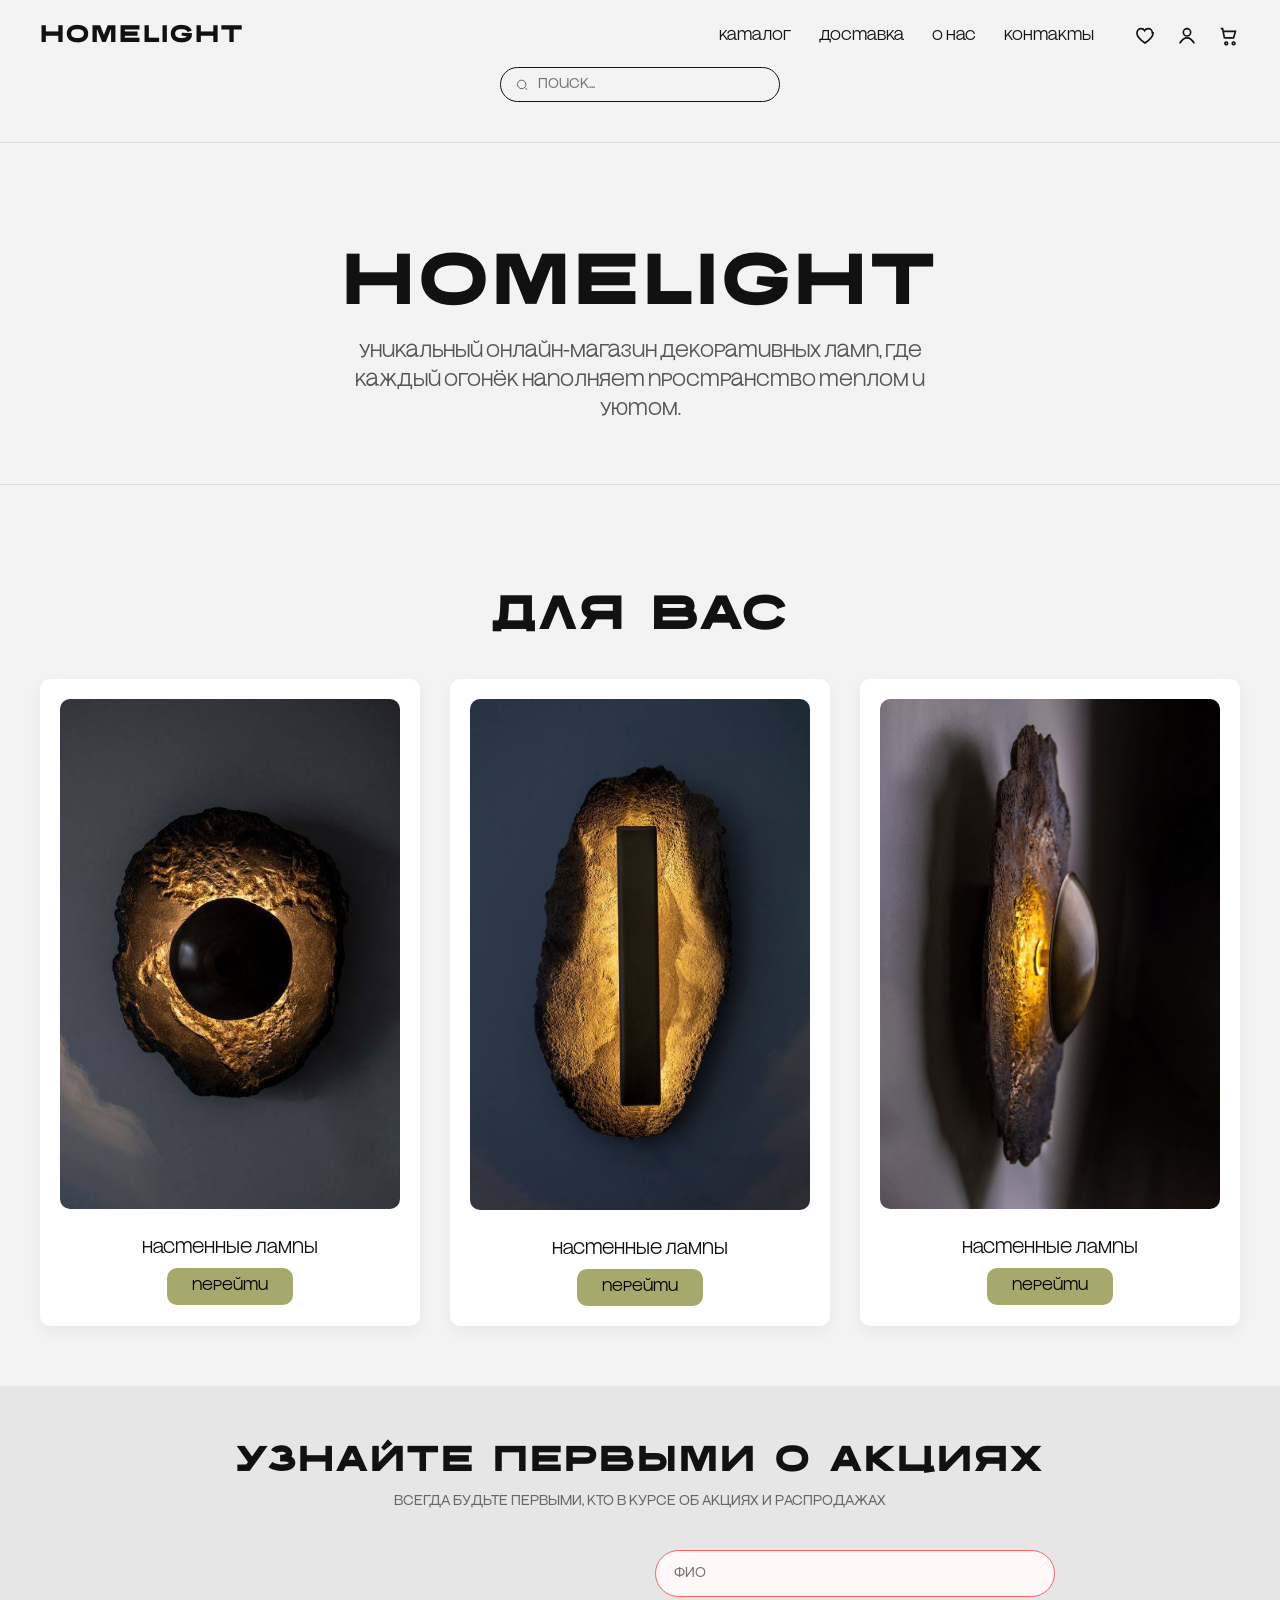
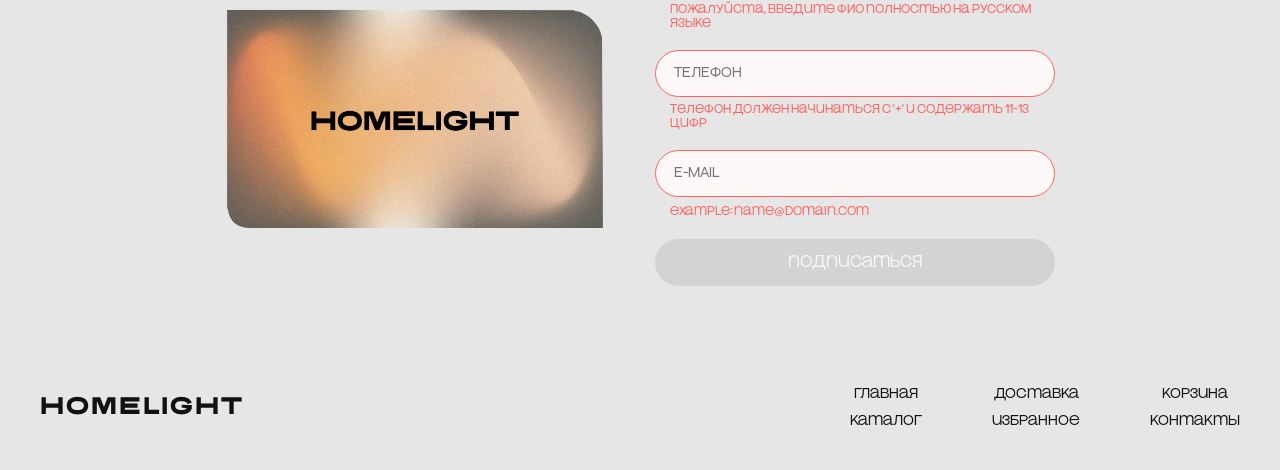
<file: index.html>
<!DOCTYPE html>
<html lang="ru">
<head>
    <meta name="viewport" content="width=device-width, initial-scale=1.0, maximum-scale=1.0, user-scalable=yes">
    <meta charset="UTF-8">
    <meta name="viewport" content="width=device-width, initial-scale=1.0">
    <title>HOMELIGHT</title>
    <link rel="stylesheet" href="common.css">
    <link href="https://fonts.googleapis.com/css2?family=Manrope:wght@400;500;700;800&display=swap" rel="stylesheet">
    <link rel="stylesheet" href="style.css">
    <link rel="stylesheet" href="cart-notification.css">
</head>
<body>

<header class="header">
    <div class="container">
        <div class="header-row">
            <a href="index.html" class="logo">HOMELIGHT</a>
            
            <!-- Обертка для меню и иконок вместе -->
            <div class="nav-wrapper">
                <!-- Ссылки меню -->
                <nav class="nav-links">
                    <a href="catalog.html">каталог</a>
                    <a href="delivery.html">доставка</a>
                    <a href="about.html">о нас</a>
                    <a href="contact.html">контакты</a>
                </nav>
                
                <!-- Иконки (будут справа от меню на десктопе) -->
                <div class="nav-icons">
                    <a href="favorites.html" class="icon icon-favorite">
                        <svg class="heart-icon" viewBox="0 0 24 24" fill="none" stroke="currentColor">
                            <path d="M20.8 8.6c0 5-8.8 11-8.8 11S3.2 13.6 3.2 8.6c0-2.6 2-4.6 4.6-4.6 1.6 0 3 .8 3.8 2.1C12.4 4.8 13.8 4 15.4 4c2.6 0 4.6 2 4.6 4.6z"/>
                        </svg>
                    </a>
                    <a href="profile.html" class="icon">
                        <svg viewBox="0 0 24 24" fill="none" stroke="currentColor">
                            <circle cx="12" cy="8" r="4"/>
                            <path d="M4 20c2.5-4 5.5-6 8-6s5.5 2 8 6"/>
                        </svg>
                    </a>
                    <a href="trashbin.html" class="icon cart-icon">
                        <svg viewBox="0 0 24 24" fill="none" stroke="currentColor">
                            <path d="M3 4h2l2 10h10l2-7H6"/>
                            <circle cx="9" cy="20" r="1.5"/>
                            <circle cx="17" cy="20" r="1.5"/>
                        </svg>
                    </a>
                </div>
            </div>
        </div>

        <div class="search-wrapper">
            <div class="search-box">
                <svg viewBox="0 0 24 24" fill="none" stroke="currentColor">
                    <circle cx="11" cy="11" r="7"/>
                    <line x1="20" y1="20" x2="16.5" y2="16.5"/>
                </svg>
                <input type="text" id="searchInput" placeholder="Поиск...">
            </div>
        </div>
    </div>
</header>

<hr class="divider">

<section class="hero container">
    <h1>HOMELIGHT</h1>
    <p class="hero-text">
        уникальный онлайн-магазин декоративных ламп, где каждый огонёк наполняет пространство теплом и уютом.
    </p>
</section>

<hr class="divider">

<section class="catalog container">
    <h2>ДЛЯ ВАС</h2>

    <div class="catalog-grid">
        <div class="card" onclick="window.location.href='card.html?id=6'">
            <div class="card-img">
                <img src="image/1.6.jpeg" alt="Лампа 1">
            </div>
            <p>настенные лампы</p>
            <button onclick="event.stopPropagation(); window.location.href='card.html?id=6'">перейти</button>
        </div>

        <div class="card" onclick="window.location.href='card.html?id=3'">
            <img src="image/1.3.jpeg" alt="Лампа 2">
            <p>настенные лампы</p>
            <button onclick="event.stopPropagation(); window.location.href='card.html?id=3'">перейти</button>
        </div>

        <div class="card" onclick="window.location.href='card.html?id=9'">
            <img src="image/1.9.jpg" alt="Лампа 3">
            <p>настенные лампы</p>
            <button onclick="event.stopPropagation(); window.location.href='card.html?id=9'">перейти</button>
        </div>
    </div>
</section>

<section class="subscribe">
    <div class="container">
        <h2 class="subscribe-title">УЗНАЙТЕ ПЕРВЫМИ О АКЦИЯХ</h2>
        <p class="sub-text">ВСЕГДА БУДЬТЕ ПЕРВЫМИ, КТО В КУРСЕ ОБ АКЦИЯХ И РАСПРОДАЖАХ</p>

        <div class="subscribe-wrapper">
            <div class="subscribe-image">
                <img src="image/homelight.png" alt="Подписка">
            </div>

            <form class="subscribe-form" id="subscribeForm" novalidate>
                <div class="form-group">
                    <input 
                        type="text" 
                        id="fullname"
                        placeholder="ФИО" 
                        autocomplete="off"
                    >
                    <div class="error-message" id="fullnameError">Пожалуйста, введите ФИО полностью на русском языке</div>
                </div>

                <div class="form-group">
                    <input 
                        type="tel" 
                        id="phone"
                        placeholder="ТЕЛЕФОН" 
                        autocomplete="off"
                    >
                    <div class="error-message" id="phoneError">Телефон должен начинаться с '+' и содержать 11-13 цифр</div>
                </div>

                <div class="form-group">
                    <input 
                        type="email" 
                        id="email"
                        placeholder="E-MAIL" 
                        autocomplete="off"
                    >
                    <div class="error-message" id="emailError">example: name@domain.com</div>
                </div>

                <button type="submit" class="subscribe-btn" id="submitBtn">подписаться</button>
            </form>
        </div>
    </div>
</section>

<script>
    document.addEventListener('DOMContentLoaded', function() {
        // ---------- БЛОК ПОДПИСКИ ----------
        const subscribeForm = document.getElementById('subscribeForm');
        if (subscribeForm) {
            const fullnameInput = document.getElementById('fullname');
            const phoneInput = document.getElementById('phone');
            const emailInput = document.getElementById('email');
            const submitBtn = document.getElementById('submitBtn');
            
            const fullnameError = document.getElementById('fullnameError');
            const phoneError = document.getElementById('phoneError');
            const emailError = document.getElementById('emailError');
            
            // Регулярные выражения
            const patterns = {
                fullname: /^[А-Яа-яЁё\s]{2,}$/,
                phone: /^\+\d{10,13}$/,
                email: /^[^\s@]+@[^\s@]+\.[^\s@]+$/
            };
            
            // При фокусе на телефоне - добавляем +, если поле пустое
            phoneInput.addEventListener('focus', function() {
                if (this.value.trim() === '') {
                    this.value = '+';
                }
            });
            
            // При вводе телефона - защищаем первый символ +
            phoneInput.addEventListener('input', function() {
                let val = this.value;
                
                // Если поле пустое - ставим +
                if (val === '') {
                    this.value = '+';
                    return;
                }
                
                // Если первый символ не + - добавляем его в начало
                if (val[0] !== '+') {
                    this.value = '+' + val.replace(/[^0-9]/g, '');
                    return;
                }
                
                // Удаляем все символы, кроме + и цифр, но сохраняем + в начале
                let numbers = val.substring(1).replace(/[^0-9]/g, '');
                this.value = '+' + numbers;
            });
            
            // Функция валидации одного поля
            function validateField(input, pattern, errorElement) {
                const value = input.value.trim();
                
                if (value === '') {
                    input.classList.add('invalid');
                    errorElement.classList.add('visible');
                    return false;
                }
                
                if (!pattern.test(value)) {
                    input.classList.add('invalid');
                    errorElement.classList.add('visible');
                    return false;
                }
                
                input.classList.remove('invalid');
                errorElement.classList.remove('visible');
                return true;
            }
            
            // Общая проверка формы
            function isFormValid() {
                const isFullnameValid = validateField(fullnameInput, patterns.fullname, fullnameError);
                const isPhoneValid = validateField(phoneInput, patterns.phone, phoneError);
                const isEmailValid = validateField(emailInput, patterns.email, emailError);
                
                return isFullnameValid && isPhoneValid && isEmailValid;
            }
            
            // Обновление состояния кнопки
            function updateSubscribeButton() {
                submitBtn.disabled = !isFormValid();
            }
            
            // Обработчики событий
            fullnameInput.addEventListener('input', () => {
                validateField(fullnameInput, patterns.fullname, fullnameError);
                updateSubscribeButton();
            });
            
            phoneInput.addEventListener('input', () => {
                validateField(phoneInput, patterns.phone, phoneError);
                updateSubscribeButton();
            });
            
            emailInput.addEventListener('input', () => {
                validateField(emailInput, patterns.email, emailError);
                updateSubscribeButton();
            });
            
            fullnameInput.addEventListener('blur', () => {
                validateField(fullnameInput, patterns.fullname, fullnameError);
                updateSubscribeButton();
            });
            
            phoneInput.addEventListener('blur', () => {
                validateField(phoneInput, patterns.phone, phoneError);
                updateSubscribeButton();
            });
            
            emailInput.addEventListener('blur', () => {
                validateField(emailInput, patterns.email, emailError);
                updateSubscribeButton();
            });
            
            // Отправка формы
            subscribeForm.addEventListener('submit', function(e) {
                e.preventDefault();
                
                if (isFormValid()) {
                    // Меняем цвет кнопки при нажатии
                    submitBtn.style.backgroundColor = '#8b8d5a';
                    
                    // Простое сообщение без имени
                    alert('Спасибо за подписку!');
                    
                    // Сбрасываем форму
                    subscribeForm.reset();
                    
                    // Убираем классы ошибок
                    fullnameInput.classList.remove('invalid');
                    phoneInput.classList.remove('invalid');
                    emailInput.classList.remove('invalid');
                    fullnameError.classList.remove('visible');
                    phoneError.classList.remove('visible');
                    emailError.classList.remove('visible');
                    
                    // Блокируем кнопку
                    submitBtn.disabled = true;
                    
                    // Возвращаем цвет кнопки
                    setTimeout(() => {
                        submitBtn.style.backgroundColor = '';
                    }, 200);
                } else {
                    alert('Пожалуйста, заполните все поля корректно');
                }
            });
            
            // Инициализация
            updateSubscribeButton();
        }
    });
</script>

<style>
    /* Стили для подсветки ошибок */
    .form-group input.invalid {
        border-color: #ff6161 !important;
        background-color: #fff8f8;
    }
    
    .error-message {
        font-size: 12px;
        color: #ff6161;
        margin-top: 5px;
        margin-left: 15px;
        display: none;
    }
    
    .error-message.visible {
        display: block;
    }
    
    .subscribe-btn:disabled {
        background: #ccc;
        cursor: not-allowed;
        opacity: 0.7;
    }
    
    .subscribe-btn {
        transition: background 0.2s ease;
    }
</style>
<footer class="footer">
    <div class="container footer-content">
        <a href="index.html" class="logo">HOMELIGHT</a>

        <div class="footer-links">
            <div class="col">
                <a href="index.html">главная</a>
                <a href="catalog.html">каталог</a>
            </div>
            <div class="col">
                <a href="delivery.html">доставка</a>
                <a href="favorites.html">избранное</a>
            </div>
            <div class="col">
                <a href="trashbin.html">корзина</a>
                <a href="contact.html">контакты</a>
            </div>
        </div>
    </div>
</footer>

<script src="product-data.js"></script>
<script src="cart.js"></script>
<script>
const searchInput = document.getElementById('searchInput');
if (searchInput) {
    searchInput.addEventListener('keypress', function(e) {
        if (e.key === 'Enter') {
            const query = this.value.trim().toLowerCase();
            if (query === 'каталог') {
                window.location.href = 'catalog.html';
            } else if (query === 'о нас') {
                window.location.href = 'about.html';
            } else if (query === 'главная') {
                window.location.href = 'index.html';
            } else if (query === 'корзина') {
                window.location.href = 'trashbin.html';
            } else {
                alert('Найдено: ' + query);
            }
        }
    });
}

document.querySelectorAll('.icon-favorite').forEach(icon => {
    const svg = icon.querySelector('.heart-icon');
    if (svg) {
        icon.addEventListener('mouseenter', function() {
            svg.style.stroke = '#FF6161';
            svg.style.fill = '#FF6161';
        });
        icon.addEventListener('mouseleave', function() {
            svg.style.stroke = 'currentColor';
            svg.style.fill = 'none';
        });
    }
});

document.addEventListener('DOMContentLoaded', function() {
    const form = document.getElementById('subscribeForm');
    if (!form) return;
    
    const fullnameInput = document.getElementById('fullname');
    const phoneInput = document.getElementById('phone');
    const emailInput = document.getElementById('email');
    const submitBtn = document.getElementById('submitBtn');
    
    let fullnameTouched = false;
    let phoneTouched = false;
    let emailTouched = false;
    let formSubmitted = false;
    
    const patterns = {
        fullname: /^[А-Яа-яЁё\s]+$/,
        phone: /^\+\d{1,3}\d{10}$/,
        email: /^[a-zA-Z0-9._%+-]+@[a-zA-Z0-9.-]+\.[a-zA-Z]{2,}$/
    };
    
    function validateField(input, pattern, errorElementId, touched) {
        const errorElement = document.getElementById(errorElementId);
        const value = input.value.trim();
        
        if (touched || formSubmitted) {
            if (value === '') {
                input.setCustomValidity('Поле обязательно для заполнения');
                errorElement.classList.add('visible');
                return false;
            } else if (!pattern.test(value)) {
                input.setCustomValidity('Неверный формат');
                errorElement.classList.add('visible');
                return false;
            } else {
                input.setCustomValidity('');
                errorElement.classList.remove('visible');
                return true;
            }
        } else {
            input.setCustomValidity('');
            errorElement.classList.remove('visible');
            return value !== '' && pattern.test(value);
        }
    }
    
    function validateForm() {
        const isFullnameValid = validateField(fullnameInput, patterns.fullname, 'fullnameError', fullnameTouched);
        const isPhoneValid = validateField(phoneInput, patterns.phone, 'phoneError', phoneTouched);
        const isEmailValid = validateField(emailInput, patterns.email, 'emailError', emailTouched);
        return isFullnameValid && isPhoneValid && isEmailValid;
    }
    
    function updateButtonState() {
        submitBtn.disabled = !validateForm();
    }
    
    fullnameInput.addEventListener('input', function() { fullnameTouched = true; validateField(this, patterns.fullname, 'fullnameError', true); updateButtonState(); });
    fullnameInput.addEventListener('blur', function() { fullnameTouched = true; validateField(this, patterns.fullname, 'fullnameError', true); updateButtonState(); });
    
    phoneInput.addEventListener('input', function() {
        phoneTouched = true;
        if (this.value && !this.value.startsWith('+')) {
            this.value = '+' + this.value.replace(/[^0-9]/g, '');
        }
        validateField(this, patterns.phone, 'phoneError', true);
        updateButtonState();
    });
    phoneInput.addEventListener('blur', function() { phoneTouched = true; validateField(this, patterns.phone, 'phoneError', true); updateButtonState(); });
    
    emailInput.addEventListener('input', function() {
        emailTouched = true;
        this.value = this.value.toLowerCase();
        validateField(this, patterns.email, 'emailError', true);
        updateButtonState();
    });
    emailInput.addEventListener('blur', function() { emailTouched = true; validateField(this, patterns.email, 'emailError', true); updateButtonState(); });
    
    form.addEventListener('submit', function(e) {
        e.preventDefault();
        formSubmitted = true;
        fullnameTouched = true;
        phoneTouched = true;
        emailTouched = true;
        
        if (validateForm()) {
            alert('Спасибо за подписку!');
            form.reset();
            fullnameTouched = false;
            phoneTouched = false;
            emailTouched = false;
            formSubmitted = false;
            updateButtonState();
        }
    });
    
    updateButtonState();
});
</file>
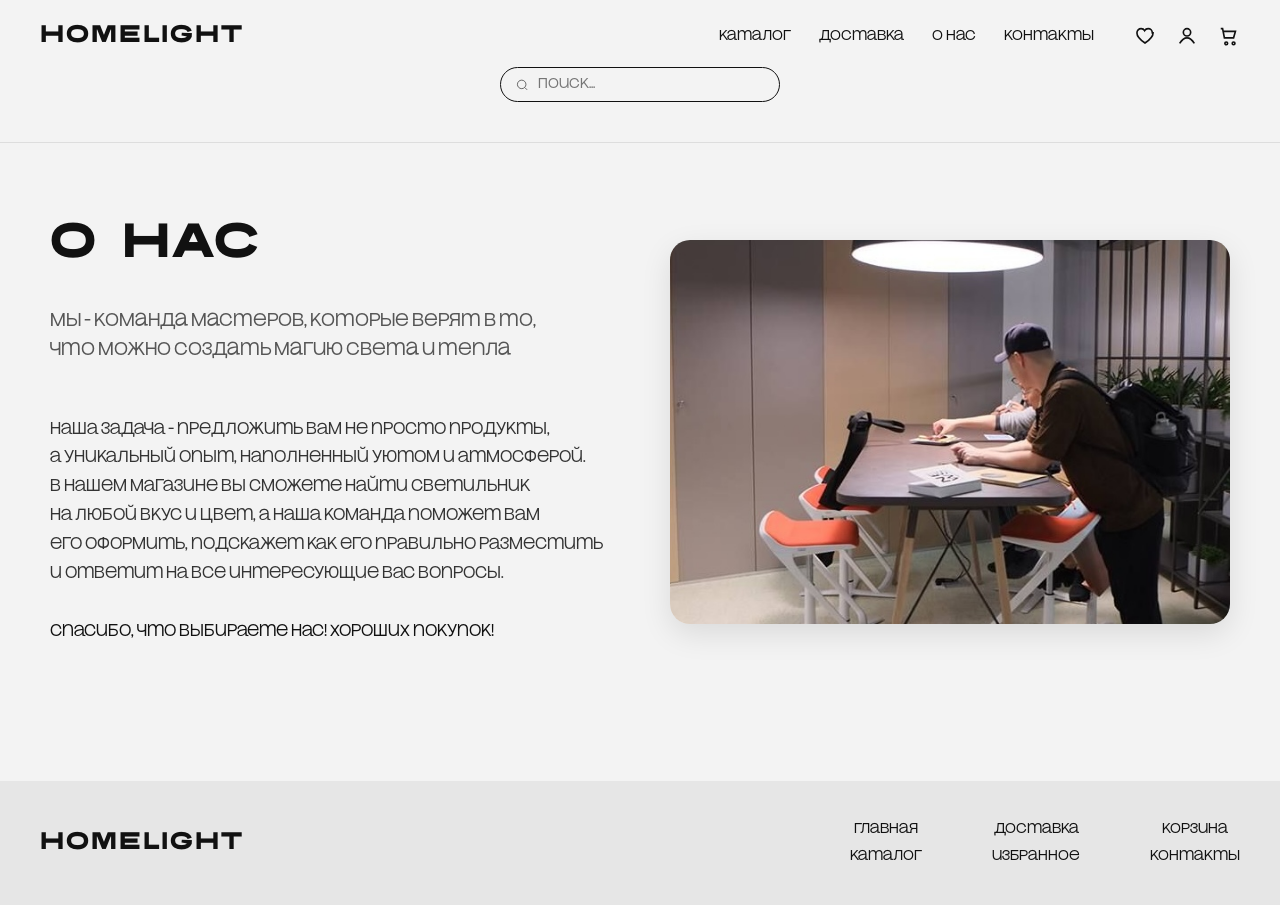
<file: about.html>
<!DOCTYPE html>
<html lang="ru">
<head>
    <meta name="viewport" content="width=device-width, initial-scale=1.0, maximum-scale=1.0, user-scalable=yes">
    <meta charset="UTF-8">
    <meta name="viewport" content="width=device-width, initial-scale=1.0">
    <title>HOMELIGHT - О нас</title>
    <link rel="stylesheet" href="common.css">
    <link href="https://fonts.googleapis.com/css2?family=Manrope:wght@400;500;700;800&display=swap" rel="stylesheet">
    <link rel="stylesheet" href="about.css">
</head>
<body>

<header class="header">
    <div class="container">
        <div class="header-row">
            <a href="index.html" class="logo">HOMELIGHT</a>
            
            <!-- Обертка для меню и иконок вместе -->
            <div class="nav-wrapper">
                <!-- Ссылки меню -->
                <nav class="nav-links">
                    <a href="catalog.html">каталог</a>
                    <a href="delivery.html">доставка</a>
                    <a href="about.html">о нас</a>
                    <a href="contact.html">контакты</a>
                </nav>
                
                <!-- Иконки (будут справа от меню на десктопе) -->
                <div class="nav-icons">
                    <a href="favorites.html" class="icon icon-favorite">
                        <svg class="heart-icon" viewBox="0 0 24 24" fill="none" stroke="currentColor">
                            <path d="M20.8 8.6c0 5-8.8 11-8.8 11S3.2 13.6 3.2 8.6c0-2.6 2-4.6 4.6-4.6 1.6 0 3 .8 3.8 2.1C12.4 4.8 13.8 4 15.4 4c2.6 0 4.6 2 4.6 4.6z"/>
                        </svg>
                    </a>
                    <a href="profile.html" class="icon">
                        <svg viewBox="0 0 24 24" fill="none" stroke="currentColor">
                            <circle cx="12" cy="8" r="4"/>
                            <path d="M4 20c2.5-4 5.5-6 8-6s5.5 2 8 6"/>
                        </svg>
                    </a>
                    <a href="trashbin.html" class="icon cart-icon">
                        <svg viewBox="0 0 24 24" fill="none" stroke="currentColor">
                            <path d="M3 4h2l2 10h10l2-7H6"/>
                            <circle cx="9" cy="20" r="1.5"/>
                            <circle cx="17" cy="20" r="1.5"/>
                        </svg>
                    </a>
                </div>
            </div>
        </div>

        <div class="search-wrapper">
            <div class="search-box">
                <svg viewBox="0 0 24 24" fill="none" stroke="currentColor">
                    <circle cx="11" cy="11" r="7"/>
                    <line x1="20" y1="20" x2="16.5" y2="16.5"/>
                </svg>
                <input type="text" id="searchInput" placeholder="Поиск...">
            </div>
        </div>
    </div>
</header>

<hr class="divider">

<main>
    <div class="about-section">
        <div class="about-left">
            <h1 class="about-title">О НАС</h1>
            <p class="about-text-light">
                Мы - команда мастеров, которые верят в то,<br>
                что можно создать магию света и тепла
            </p>
            <div class="about-spacer" style="height: 20px;"></div>
            <div class="about-text-regular">
                <p>
                    Наша задача - предложить вам не просто продукты,<br>
                    а уникальный опыт, наполненный уютом и атмосферой.<br>
                    В нашем магазине вы сможете найти светильник<br>
                    на любой вкус и цвет, а наша команда поможет вам<br>
                    его оформить, подскажет как его правильно разместить<br>
                    и ответит на все интересующие вас вопросы.
                </p>
                <p class="about-thanks">
                    Спасибо, что выбираете нас! Хороших покупок!
                </p>
            </div>
        </div>
        <div class="about-right">
            <div class="about-image">
                <img src="image/about.jpg" alt="Интерьер с светильниками HOMELIGHT">
            </div>
        </div>
    </div>
</main>

<footer class="footer">
    <div class="container footer-content">
        <a href="index.html" class="logo">HOMELIGHT</a>

        <div class="footer-links">
            <div class="col">
                <a href="index.html">главная</a>
                <a href="catalog.html">каталог</a>
            </div>
            <div class="col">
                <a href="delivery.html">доставка</a>
                <a href="favorites.html">избранное</a>
            </div>
            <div class="col">
                <a href="trashbin.html">корзина</a>
                <a href="contact.html">контакты</a>
            </div>
        </div>
    </div>
</footer>

<script>
// Поиск по страницам
const searchInput = document.getElementById('searchInput');
if (searchInput) {
    searchInput.addEventListener('keypress', function(e) {
        if (e.key === 'Enter') {
            const query = this.value.trim().toLowerCase();
            if (query === 'каталог') window.location.href = 'catalog.html';
            else if (query === 'о нас') window.location.href = 'about.html';
            else if (query === 'главная') window.location.href = 'index.html';
            else alert('По запросу "' + query + '" ничего не найдено');
        }
    });
}

// Эффект для сердечка - меняет цвет при наведении
document.querySelectorAll('.icon-favorite').forEach(icon => {
    const svg = icon.querySelector('.heart-icon');
    if (svg) {
        icon.addEventListener('mouseenter', function() {
            svg.style.stroke = '#FF6161';
            svg.style.fill = '#FF6161';
        });
        icon.addEventListener('mouseleave', function() {
            svg.style.stroke = 'currentColor';
            svg.style.fill = 'none';
        });
    }
});
</script>
<script src="favorites.js"></script>
</body>
</html>
</file>
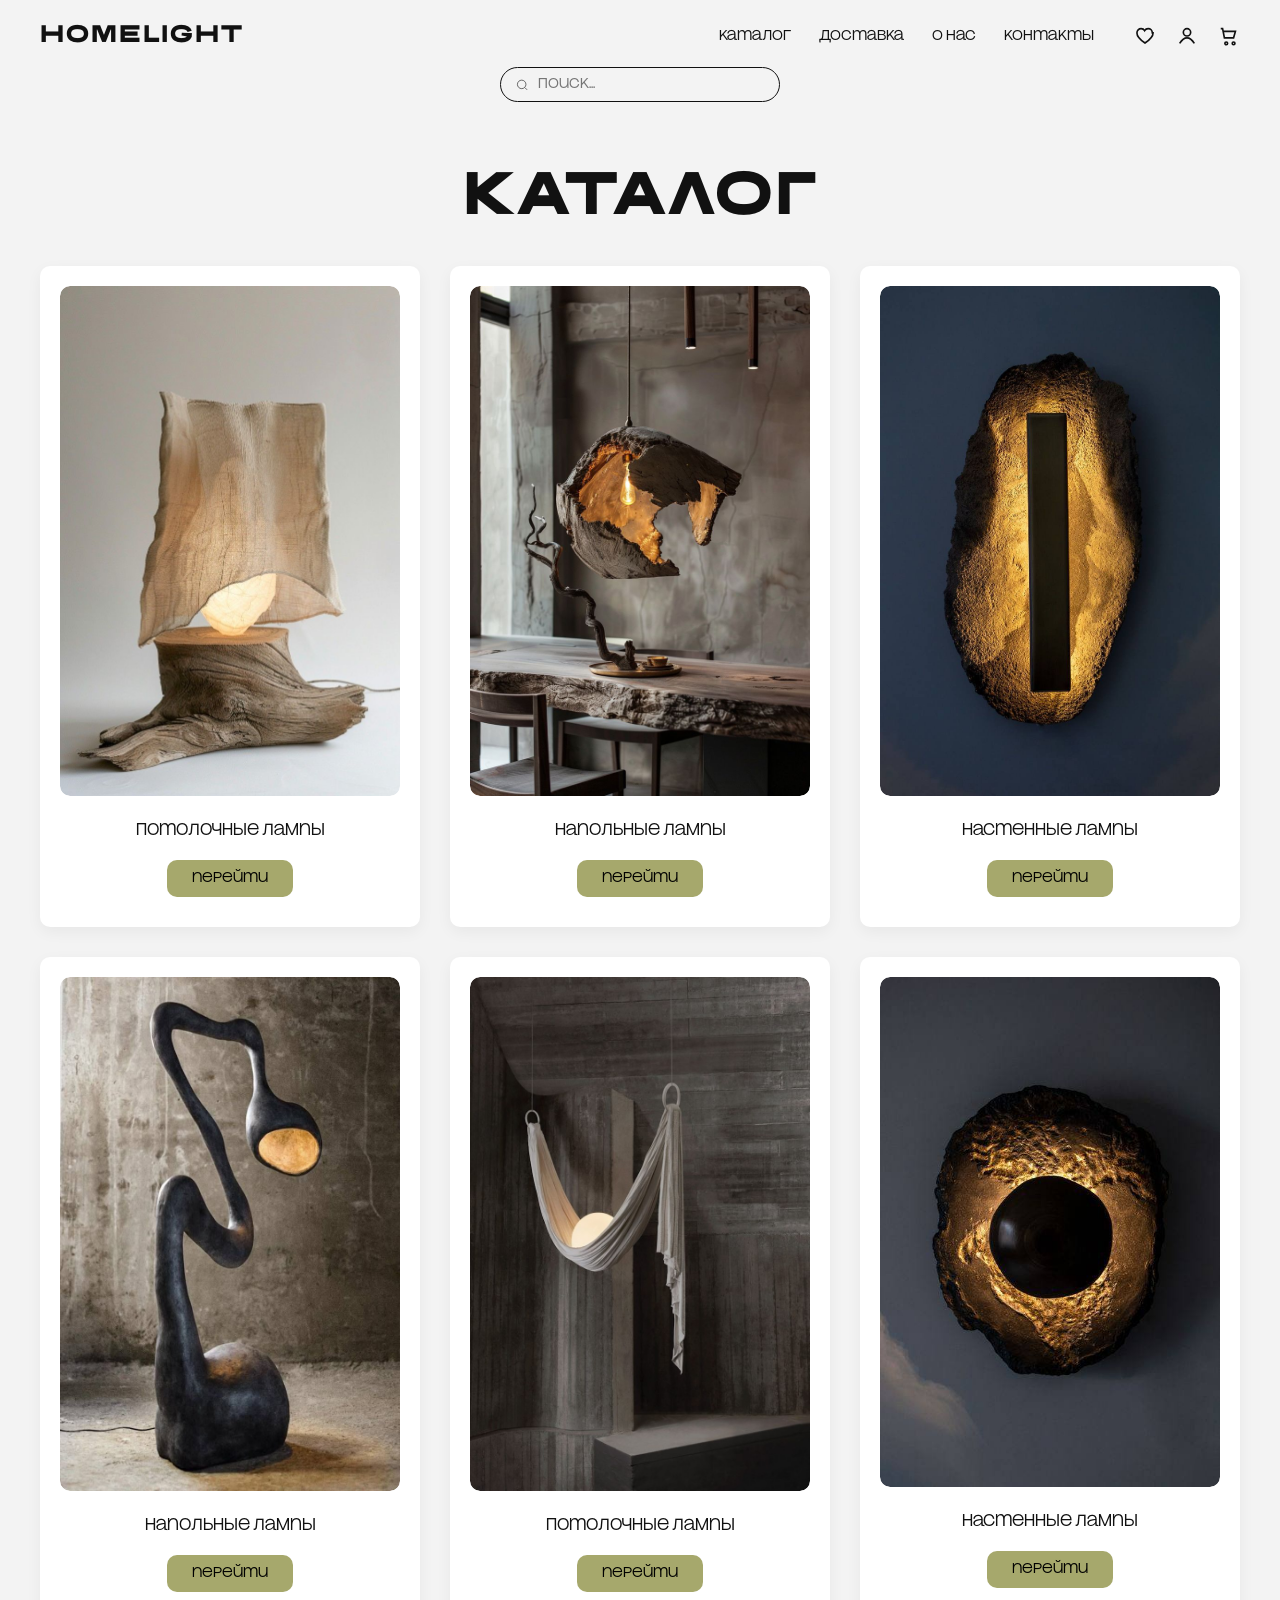
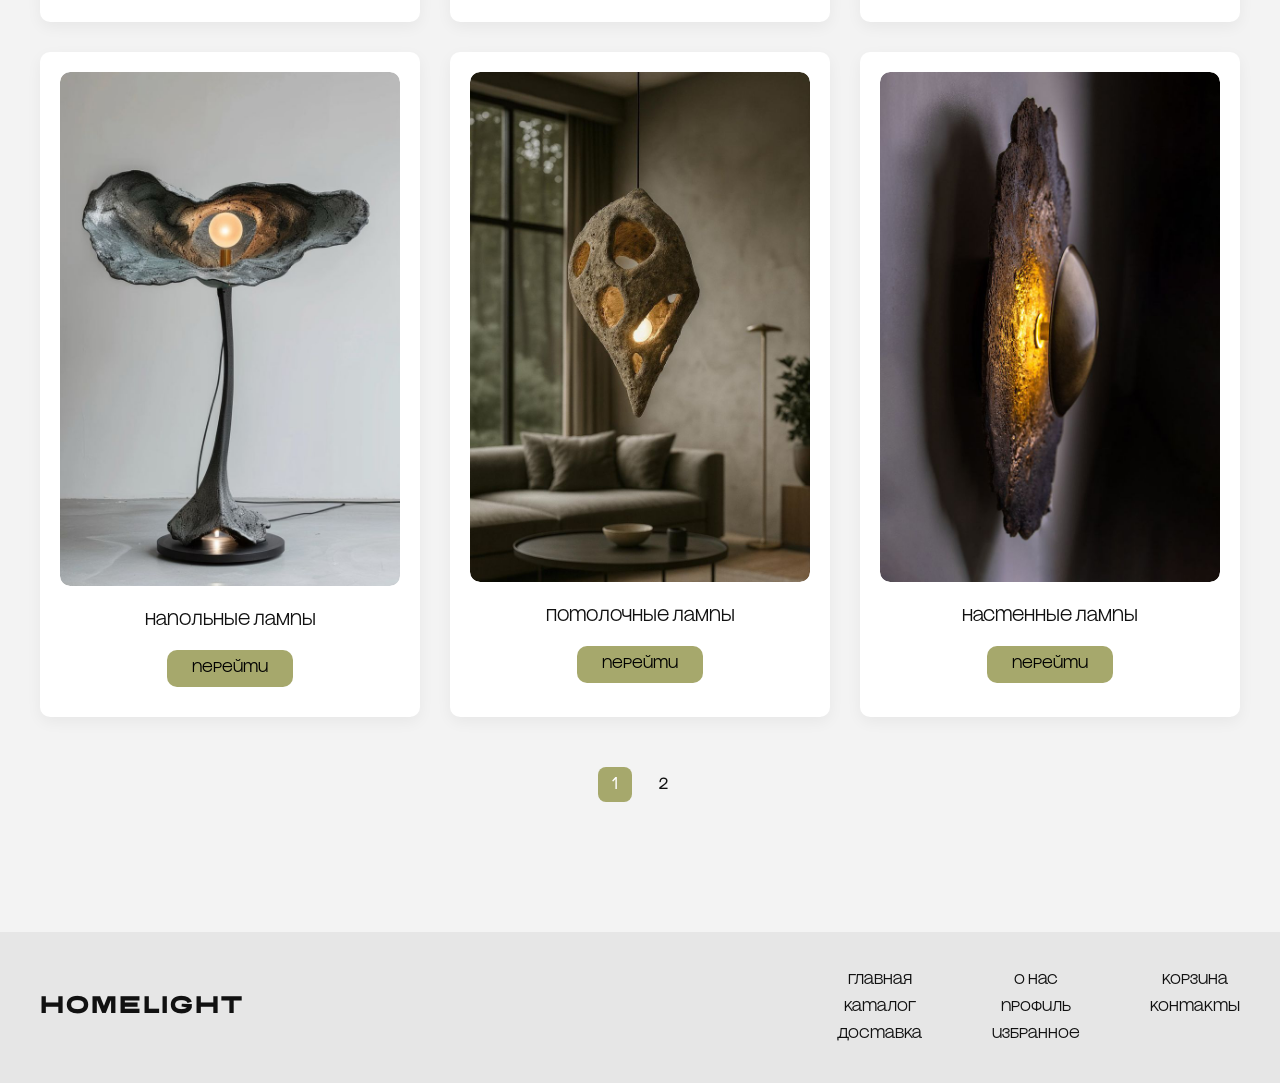
<file: catalog.html>
<!DOCTYPE html>
<html lang="ru">
<head>
    <meta name="viewport" content="width=device-width, initial-scale=1.0, maximum-scale=1.0, user-scalable=yes">
    <meta charset="UTF-8">
    <title>Каталог — HOMELIGHT</title>
    <link rel="stylesheet" href="common.css">
    <link href="https://fonts.googleapis.com/css2?family=Manrope:wght@400;500;700;800&display=swap" rel="stylesheet">
    <link rel="stylesheet" href="catalog.css">
    <link rel="stylesheet" href="cart-notification.css">
</head>
<body>

<header class="header">
    <div class="container">
        <div class="header-row">
            <a href="index.html" class="logo">HOMELIGHT</a>
            
            <!-- Обертка для меню и иконок вместе -->
            <div class="nav-wrapper">
                <!-- Ссылки меню -->
                <nav class="nav-links">
                    <a href="catalog.html">каталог</a>
                    <a href="delivery.html">доставка</a>
                    <a href="about.html">о нас</a>
                    <a href="contact.html">контакты</a>
                </nav>
                
                <!-- Иконки (будут справа от меню на десктопе) -->
                <div class="nav-icons">
                    <a href="favorites.html" class="icon icon-favorite">
                        <svg class="heart-icon" viewBox="0 0 24 24" fill="none" stroke="currentColor">
                            <path d="M20.8 8.6c0 5-8.8 11-8.8 11S3.2 13.6 3.2 8.6c0-2.6 2-4.6 4.6-4.6 1.6 0 3 .8 3.8 2.1C12.4 4.8 13.8 4 15.4 4c2.6 0 4.6 2 4.6 4.6z"/>
                        </svg>
                    </a>
                    <a href="profile.html" class="icon">
                        <svg viewBox="0 0 24 24" fill="none" stroke="currentColor">
                            <circle cx="12" cy="8" r="4"/>
                            <path d="M4 20c2.5-4 5.5-6 8-6s5.5 2 8 6"/>
                        </svg>
                    </a>
                    <a href="trashbin.html" class="icon cart-icon">
                        <svg viewBox="0 0 24 24" fill="none" stroke="currentColor">
                            <path d="M3 4h2l2 10h10l2-7H6"/>
                            <circle cx="9" cy="20" r="1.5"/>
                            <circle cx="17" cy="20" r="1.5"/>
                        </svg>
                    </a>
                </div>
            </div>
        </div>

        <div class="search-wrapper">
            <div class="search-box">
                <svg viewBox="0 0 24 24" fill="none" stroke="currentColor">
                    <circle cx="11" cy="11" r="7"/>
                    <line x1="20" y1="20" x2="16.5" y2="16.5"/>
                </svg>
                <input type="text" id="searchInput" placeholder="Поиск...">
            </div>
        </div>
    </div>
</header>
<section class="catalog container">
    <h1>КАТАЛОГ</h1>

    <div id="catalogGrid" class="catalog-grid">
        <!-- товары будут загружены через JS -->
    </div>

    <div class="pagination">
        <span data-page="1" class="active">1</span>
        <span data-page="2">2</span>
    </div>
</section>

<footer class="footer">
    <div class="container footer-content">
        <a href="index.html" class="logo" style="text-decoration: none; color: inherit;">HOMELIGHT</a>

        <div class="footer-links">
            <div class="col">
                <a href="index.html">главная</a>
                <a href="catalog.html" >каталог</a>
                <a href="delivery.html">доставка</a>
            </div>
            <div class="col">
                <a href="about.html">о нас</a>
                <a href="profile.html">профиль</a>
                <a href="#">избранное</a>
            </div>
            <div class="col">
                <a href="trashbin.html">корзина</a>
                <a href="#">контакты</a>
            </div>
        </div>
    </div>
</footer>

<script src="product-data.js"></script>
<script src="cart.js"></script>
<script>
    const allProducts = {
        1: products,
        2: productsPage2
    };

    let currentPage = 1;
    let currentSearchTerm = "";

    function renderCatalog() {
        let productsList = [...allProducts[currentPage]];
        
        if (currentSearchTerm.trim() !== "") {
            const searchLower = currentSearchTerm.trim().toLowerCase();
            productsList = productsList.filter(product => 
                product.name.toLowerCase().includes(searchLower) || 
                product.category.toLowerCase().includes(searchLower)
            );
        }

        const grid = document.getElementById("catalogGrid");
        
        if (productsList.length === 0) {
            grid.innerHTML = `<div class="no-results">😕 Ничего не найдено. Попробуйте другой запрос.</div>`;
            return;
        }

        grid.innerHTML = productsList.map(product => `
            <div class="card" onclick="window.location.href='card.html?id=${product.id}'">
                <div class="card-img">
                    <img src="${product.img}" alt="${product.name}">
                </div>
                <p>${product.name}</p>
                <button onclick="event.stopPropagation(); window.location.href='card.html?id=${product.id}'">перейти</button>
            </div>
        `).join("");
    }

    function updateActivePage(page) {
        const paginationSpans = document.querySelectorAll(".pagination span");
        paginationSpans.forEach(span => {
            const spanPage = parseInt(span.getAttribute("data-page"));
            if (spanPage === page) {
                span.classList.add("active");
            } else {
                span.classList.remove("active");
            }
        });
        
        const url = new URL(window.location.href);
        url.searchParams.set("page", page);
        window.history.pushState({}, "", url);
    }

    function changePage(page) {
        if (page === currentPage) return;
        currentPage = page;
        updateActivePage(currentPage);
        renderCatalog();
    }

    document.querySelectorAll(".pagination span").forEach(span => {
        span.addEventListener("click", (e) => {
            const page = parseInt(span.getAttribute("data-page"));
            changePage(page);
        });
    });

    const searchInput = document.getElementById("searchInput");
    let searchTimeout;
    
    searchInput.addEventListener("input", (e) => {
        clearTimeout(searchTimeout);
        searchTimeout = setTimeout(() => {
            currentSearchTerm = e.target.value;
            renderCatalog();
        }, 300);
    });
    
    searchInput.addEventListener("keypress", function(e) {
        if (e.key === 'Enter') {
            const query = this.value.trim().toLowerCase();
            if (query === 'доставка') window.location.href = 'delivery.html';
            else if (query === 'о нас') window.location.href = 'about.html';
            else if (query === 'главная') window.location.href = 'index.html';
            else if (query === 'корзина') window.location.href = 'trashbin.html';
            else if (query === 'профиль') window.location.href = 'profile.html';
        }
    });

    const urlParams = new URLSearchParams(window.location.search);
    const pageParam = parseInt(urlParams.get("page"));
    if (pageParam === 2) {
        currentPage = 2;
        updateActivePage(2);
    }
    
    renderCatalog();
</script>
<script src="favorites.js"></script>
</body>
</html>
</file>
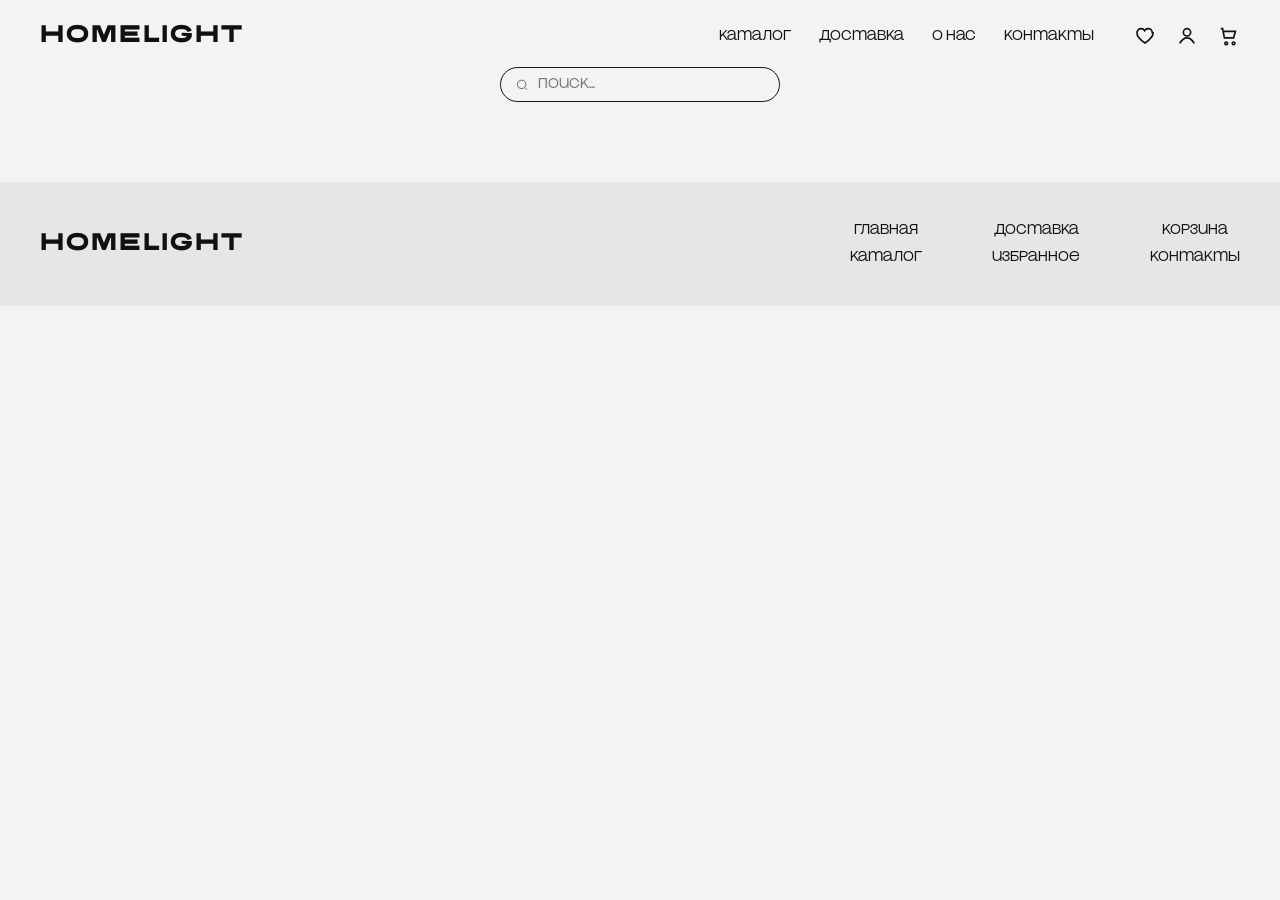
<file: catalog2.html>
<!DOCTYPE html>
<html lang="ru">
<head>
    <meta name="viewport" content="width=device-width, initial-scale=1.0, maximum-scale=1.0, user-scalable=yes">
    <meta charset="UTF-8">
    <meta name="viewport" content="width=device-width, initial-scale=1.0">
    <title>Каталог — HOMELIGHT</title>
    <link rel="stylesheet" href="common.css">
    <link href="https://fonts.googleapis.com/css2?family=Manrope:wght@400;500;700;800&display=swap" rel="stylesheet">
    <link rel="stylesheet" href="catalog2.css">
    <link rel="stylesheet" href="cart-notification.css">
</head>
<body>

<header class="header">
    <div class="container">
        <div class="header-row">
            <a href="index.html" class="logo">HOMELIGHT</a>
            
            <!-- Обертка для меню и иконок вместе -->
            <div class="nav-wrapper">
                <!-- Ссылки меню -->
                <nav class="nav-links">
                    <a href="catalog.html">каталог</a>
                    <a href="delivery.html">доставка</a>
                    <a href="about.html">о нас</a>
                    <a href="contact.html">контакты</a>
                </nav>
                
                <!-- Иконки (будут справа от меню на десктопе) -->
                <div class="nav-icons">
                    <a href="favorites.html" class="icon icon-favorite">
                        <svg class="heart-icon" viewBox="0 0 24 24" fill="none" stroke="currentColor">
                            <path d="M20.8 8.6c0 5-8.8 11-8.8 11S3.2 13.6 3.2 8.6c0-2.6 2-4.6 4.6-4.6 1.6 0 3 .8 3.8 2.1C12.4 4.8 13.8 4 15.4 4c2.6 0 4.6 2 4.6 4.6z"/>
                        </svg>
                    </a>
                    <a href="profile.html" class="icon">
                        <svg viewBox="0 0 24 24" fill="none" stroke="currentColor">
                            <circle cx="12" cy="8" r="4"/>
                            <path d="M4 20c2.5-4 5.5-6 8-6s5.5 2 8 6"/>
                        </svg>
                    </a>
                    <a href="trashbin.html" class="icon cart-icon">
                        <svg viewBox="0 0 24 24" fill="none" stroke="currentColor">
                            <path d="M3 4h2l2 10h10l2-7H6"/>
                            <circle cx="9" cy="20" r="1.5"/>
                            <circle cx="17" cy="20" r="1.5"/>
                        </svg>
                    </a>
                </div>
            </div>
        </div>

        <div class="search-wrapper">
            <div class="search-box">
                <svg viewBox="0 0 24 24" fill="none" stroke="currentColor">
                    <circle cx="11" cy="11" r="7"/>
                    <line x1="20" y1="20" x2="16.5" y2="16.5"/>
                </svg>
                <input type="text" id="searchInput" placeholder="Поиск...">
            </div>
        </div>
    </div>
</header>

<footer class="footer">
    <div class="container footer-content">
        <a href="index.html" class="logo" style="text-decoration: none; color: inherit;">HOMELIGHT</a>

        <div class="footer-links">
            <div class="col">
                <a href="index.html">главная</a>
                <a href="catalog.html">каталог</a>
            </div>
            <div class="col">
                <a href="#">доставка</a>
                <a href="#">избранное</a>
            </div>
            <div class="col">
                <a href="trashbin.html">корзина</a>
                <a href="#">контакты</a>
            </div>
        </div>
    </div>
</footer>

<script src="product-data.js"></script>
<script src="cart.js"></script>
<script>
    const allProducts = {
        1: products,
        2: productsPage2
    };

    let currentPage = 2;
    let currentSearchTerm = "";

    function renderCatalog() {
        let productsList = [...allProducts[currentPage]];
        
        if (currentSearchTerm.trim() !== "") {
            const searchLower = currentSearchTerm.trim().toLowerCase();
            productsList = productsList.filter(product => 
                product.name.toLowerCase().includes(searchLower) || 
                product.category.toLowerCase().includes(searchLower)
            );
        }

        const grid = document.getElementById("catalogGrid");
        
        if (productsList.length === 0) {
            grid.innerHTML = `<div class="no-results">😕 Ничего не найдено. Попробуйте другой запрос.</div>`;
            return;
        }

        grid.innerHTML = productsList.map(product => `
            <div class="card" onclick="window.location.href='card.html?id=${product.id}'">
                <div class="card-img">
                    <img src="${product.img}" alt="${product.name}">
                </div>
                <p>${product.name}</p>
                <button onclick="event.stopPropagation(); window.location.href='card.html?id=${product.id}'">перейти</button>
            </div>
        `).join("");
    }

    function updateActivePage(page) {
        const paginationSpans = document.querySelectorAll(".pagination span");
        paginationSpans.forEach(span => {
            const spanPage = parseInt(span.getAttribute("data-page"));
            if (spanPage === page) {
                span.classList.add("active");
            } else {
                span.classList.remove("active");
            }
        });
        
        const url = new URL(window.location.href);
        url.searchParams.set("page", page);
        window.history.pushState({}, "", url);
    }

    function changePage(page) {
        if (page === currentPage) return;
        
        if (page === 1) {
            window.location.href = "catalog.html?page=1";
        } else {
            window.location.href = "catalog2.html?page=2";
        }
    }

    document.querySelectorAll(".pagination span").forEach(span => {
        span.addEventListener("click", (e) => {
            const page = parseInt(span.getAttribute("data-page"));
            changePage(page);
        });
    });

    const searchInput = document.getElementById("searchInput");
    let searchTimeout;
    
    searchInput.addEventListener("input", (e) => {
        clearTimeout(searchTimeout);
        searchTimeout = setTimeout(() => {
            currentSearchTerm = e.target.value;
            renderCatalog();
        }, 300);
    });

    renderCatalog();

    document.querySelectorAll('.icon-favorite').forEach(icon => {
        const svg = icon.querySelector('svg');
        if (svg) {
            icon.addEventListener('mouseenter', function() {
                svg.style.stroke = '#FF6161';
                svg.style.fill = '#FF6161';
            });
            icon.addEventListener('mouseleave', function() {
                svg.style.stroke = 'currentColor';
                svg.style.fill = 'none';
            });
        }
    });
</script>
<script src="favorites.js"></script>
</body>
</html>
</file>
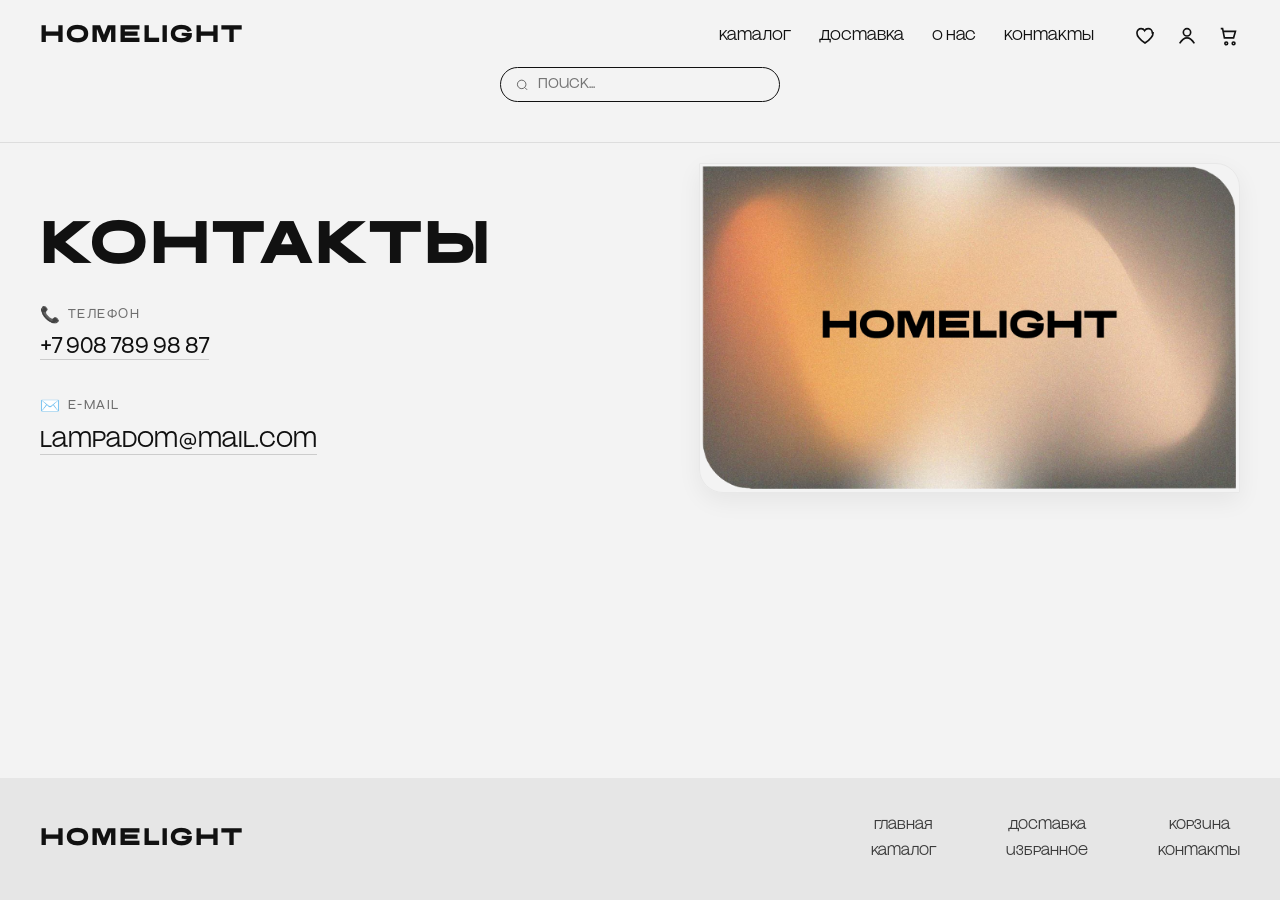
<file: contact.html>
<!DOCTYPE html>
<html lang="ru">
<head>
    <meta charset="UTF-8">
    <meta name="viewport" content="width=device-width, initial-scale=1.0, maximum-scale=1.0, user-scalable=yes">
    <title>Контакты — HOMELIGHT</title>
    <link rel="stylesheet" href="common.css">
    <link href="https://fonts.googleapis.com/css2?family=Manrope:wght@400;500;700;800&display=swap" rel="stylesheet">
    <link rel="stylesheet" href="contact.css">
    <link rel="stylesheet" href="cart-notification.css">
</head>
<body>

<header class="header">
    <div class="container">
        <div class="header-row">
            <a href="index.html" class="logo">HOMELIGHT</a>
            
            <!-- Обертка для меню и иконок вместе -->
            <div class="nav-wrapper">
                <!-- Ссылки меню -->
                <nav class="nav-links">
                    <a href="catalog.html">каталог</a>
                    <a href="delivery.html">доставка</a>
                    <a href="about.html">о нас</a>
                    <a href="contact.html">контакты</a>
                </nav>
                
                <!-- Иконки (будут справа от меню на десктопе) -->
                <div class="nav-icons">
                    <a href="favorites.html" class="icon icon-favorite">
                        <svg class="heart-icon" viewBox="0 0 24 24" fill="none" stroke="currentColor">
                            <path d="M20.8 8.6c0 5-8.8 11-8.8 11S3.2 13.6 3.2 8.6c0-2.6 2-4.6 4.6-4.6 1.6 0 3 .8 3.8 2.1C12.4 4.8 13.8 4 15.4 4c2.6 0 4.6 2 4.6 4.6z"/>
                        </svg>
                    </a>
                    <a href="profile.html" class="icon">
                        <svg viewBox="0 0 24 24" fill="none" stroke="currentColor">
                            <circle cx="12" cy="8" r="4"/>
                            <path d="M4 20c2.5-4 5.5-6 8-6s5.5 2 8 6"/>
                        </svg>
                    </a>
                    <a href="trashbin.html" class="icon cart-icon">
                        <svg viewBox="0 0 24 24" fill="none" stroke="currentColor">
                            <path d="M3 4h2l2 10h10l2-7H6"/>
                            <circle cx="9" cy="20" r="1.5"/>
                            <circle cx="17" cy="20" r="1.5"/>
                        </svg>
                    </a>
                </div>
            </div>
        </div>

        <div class="search-wrapper">
            <div class="search-box">
                <svg viewBox="0 0 24 24" fill="none" stroke="currentColor">
                    <circle cx="11" cy="11" r="7"/>
                    <line x1="20" y1="20" x2="16.5" y2="16.5"/>
                </svg>
                <input type="text" id="searchInput" placeholder="Поиск...">
            </div>
        </div>
    </div>
</header>

<hr class="divider">

<main class="contacts-page">
    <div class="container">
        <div class="contacts-grid">
            <!-- Левая часть: контакты -->
            <div class="contacts-info">
                <h1 class="page-title">КОНТАКТЫ</h1>
                <div class="contact-list">
                    <!-- Телефон -->
                    <div class="contact-item">
                        <div class="contact-label">
                            <span class="emoji-label">📞</span> телефон
                        </div>
                        <div class="contact-value">
                            <a href="tel:+79087899887">+7 908 789 98 87</a>
                        </div>
                    </div>
                    <!-- E-mail -->
                    <div class="contact-item">
                        <div class="contact-label">
                            <span class="emoji-label">✉️</span> e-mail
                        </div>
                        <div class="contact-value">
                            <a href="mailto:lampadom@mail.com">lampadom@mail.com</a>
                        </div>
                    </div>
                </div>
            </div>

            <!-- Правая часть: только картинка -->
            <div class="contacts-map-card">
                <div class="map-image">
                    <img src="image/homelight.png" alt="Карта расположения шоурума HOMELIGHT в Санкт-Петербурге">
                </div>
            </div>
        </div>
    </div>
</main>

<!-- FOOTER -->
<footer class="footer">
    <div class="container footer-content">
        <a href="index.html" class="footer-logo" style="text-decoration: none; color: inherit;">HOMELIGHT</a>

        <div class="footer-links">
            <div class="col">
                <a href="index.html">главная</a>
                <a href="catalog.html">каталог</a>
            </div>
            <div class="col">
                <a href="delivery.html">доставка</a>
                <a href="favorites.html">избранное</a>
            </div>
            <div class="col">
                <a href="trashbin.html">корзина</a>
                <a href="contact.html">контакты</a>
            </div>
        </div>
    </div>
</footer>

<script src="product-data.js"></script>
<script src="cart.js"></script>
<script>
    // Поиск по страницам
    const searchInput = document.getElementById('searchInput');
    if (searchInput) {
        searchInput.addEventListener('keypress', function(e) {
            if (e.key === 'Enter') {
                const query = this.value.trim().toLowerCase();
                if (query === 'каталог') window.location.href = 'catalog.html';
                else if (query === 'доставка') window.location.href = 'delivery.html';
                else if (query === 'о нас') window.location.href = 'about.html';
                else if (query === 'главная') window.location.href = 'index.html';
                else if (query === 'корзина') window.location.href = 'trashbin.html';
                else if (query === 'контакты') window.location.href = 'contact.html';
                else if (query === 'избранное') window.location.href = 'favorites.html';
                else alert('По запросу "' + query + '" ничего не найдено');
            }
        });
    }

    // Эффект для сердечка
    document.querySelectorAll('.icon-favorite').forEach(icon => {
        const svg = icon.querySelector('.heart-icon');
        if (svg) {
            icon.addEventListener('mouseenter', function() {
                svg.style.stroke = '#FF6161';
                svg.style.fill = '#FF6161';
            });
            icon.addEventListener('mouseleave', function() {
                svg.style.stroke = 'currentColor';
                svg.style.fill = 'none';
            });
        }
    });
</script>
<script src="favorites.js"></script>
</body>
</html>
</file>
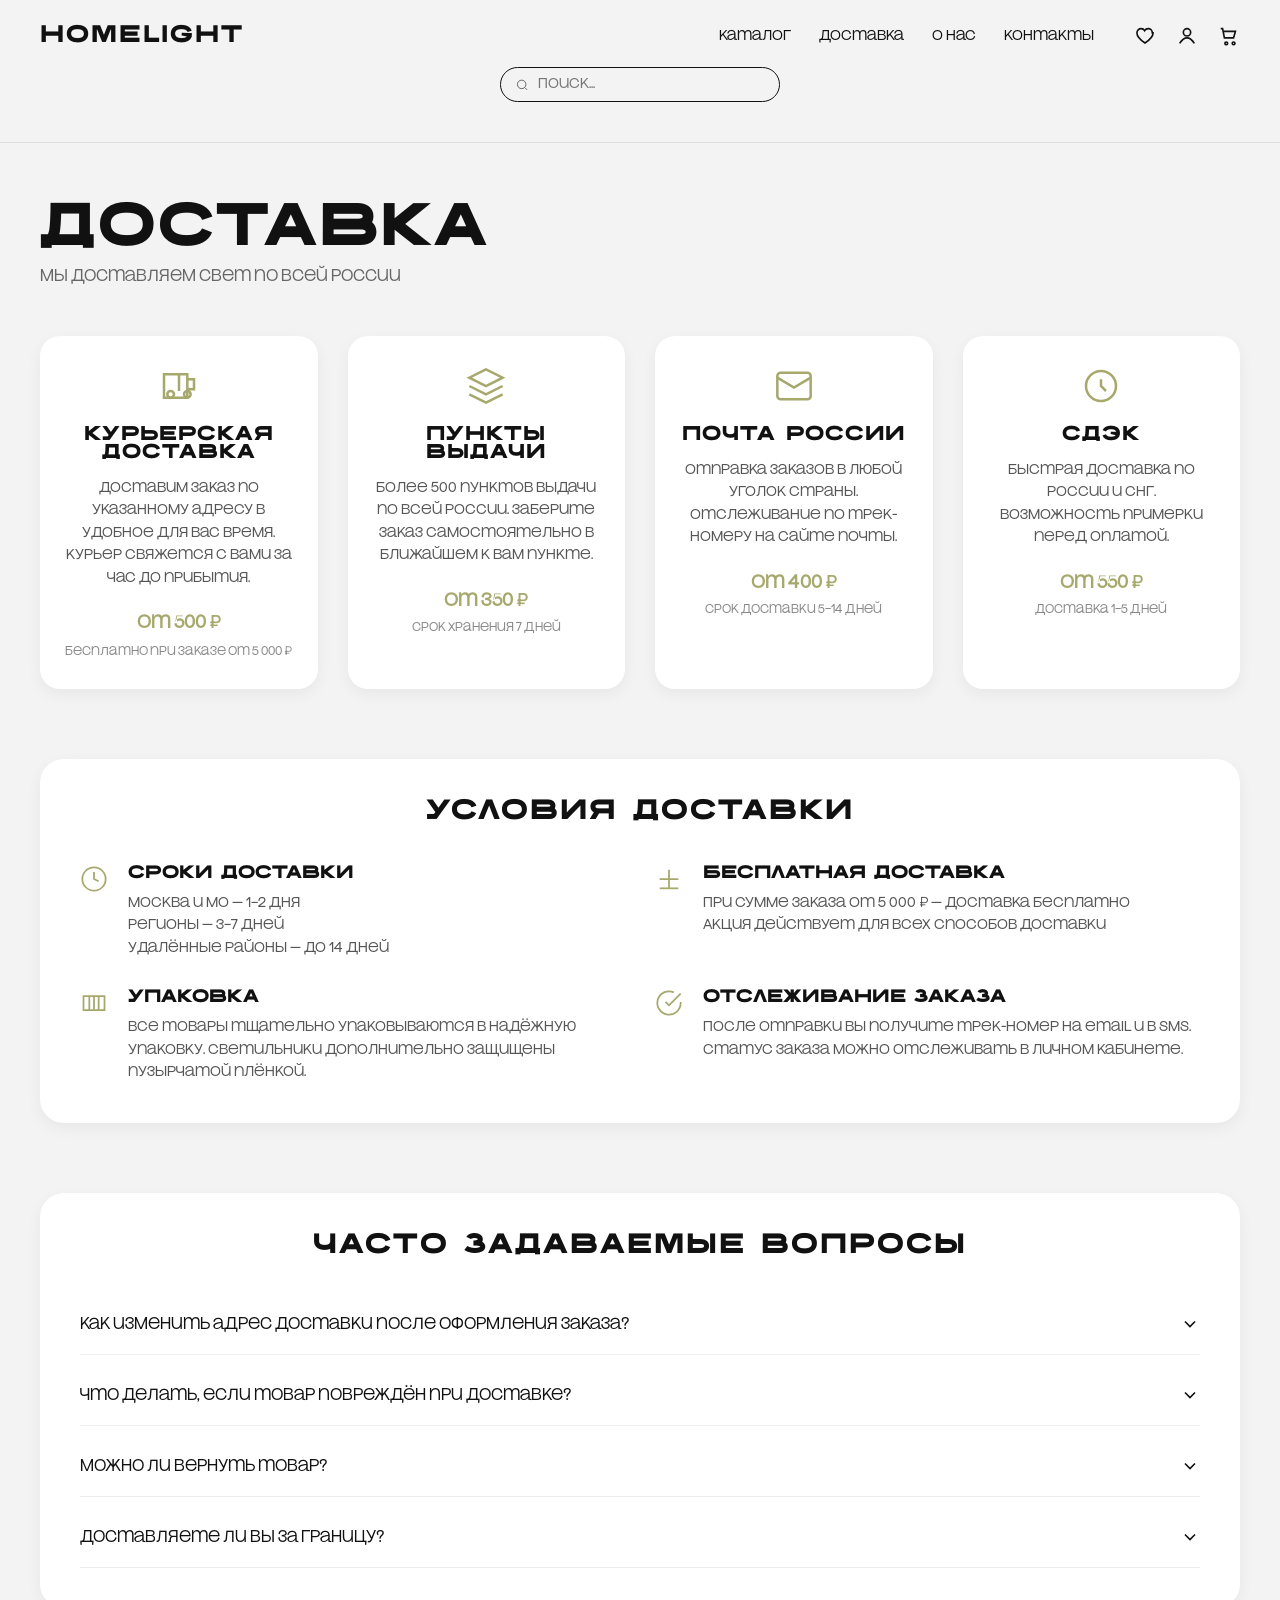
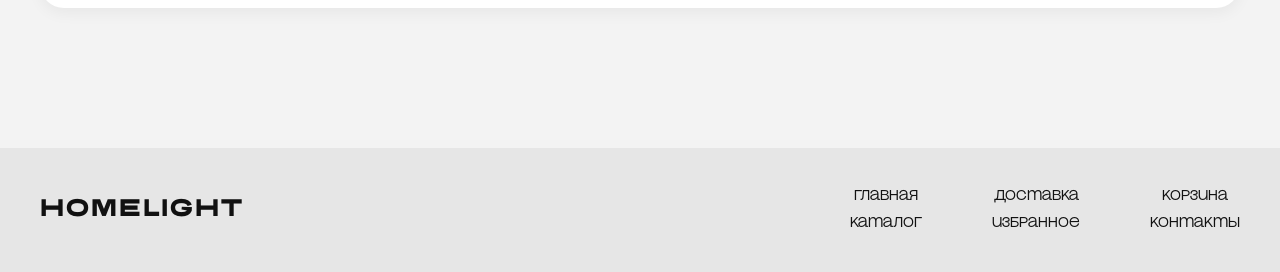
<file: delivery.html>
<!DOCTYPE html>
<html lang="ru">
<head>
    <meta charset="UTF-8">
    <meta name="viewport" content="width=device-width, initial-scale=1.0, maximum-scale=1.0, user-scalable=yes">
    <title>Доставка — HOMELIGHT</title>
    <link rel="stylesheet" href="common.css">
    <link href="https://fonts.googleapis.com/css2?family=Manrope:wght@400;500;700;800&display=swap" rel="stylesheet">
    <link rel="stylesheet" href="delivery.css">
    <link rel="stylesheet" href="cart-notification.css">
</head>
<body>

<header class="header">
    <div class="container">
        <div class="header-row">
            <a href="index.html" class="logo">HOMELIGHT</a>
            
            <!-- Обертка для меню и иконок вместе -->
            <div class="nav-wrapper">
                <!-- Ссылки меню -->
                <nav class="nav-links">
                    <a href="catalog.html">каталог</a>
                    <a href="delivery.html">доставка</a>
                    <a href="about.html">о нас</a>
                    <a href="contact.html">контакты</a>
                </nav>
                
                <!-- Иконки (будут справа от меню на десктопе) -->
                <div class="nav-icons">
                    <a href="favorites.html" class="icon icon-favorite">
                        <svg class="heart-icon" viewBox="0 0 24 24" fill="none" stroke="currentColor">
                            <path d="M20.8 8.6c0 5-8.8 11-8.8 11S3.2 13.6 3.2 8.6c0-2.6 2-4.6 4.6-4.6 1.6 0 3 .8 3.8 2.1C12.4 4.8 13.8 4 15.4 4c2.6 0 4.6 2 4.6 4.6z"/>
                        </svg>
                    </a>
                    <a href="profile.html" class="icon">
                        <svg viewBox="0 0 24 24" fill="none" stroke="currentColor">
                            <circle cx="12" cy="8" r="4"/>
                            <path d="M4 20c2.5-4 5.5-6 8-6s5.5 2 8 6"/>
                        </svg>
                    </a>
                    <a href="trashbin.html" class="icon cart-icon">
                        <svg viewBox="0 0 24 24" fill="none" stroke="currentColor">
                            <path d="M3 4h2l2 10h10l2-7H6"/>
                            <circle cx="9" cy="20" r="1.5"/>
                            <circle cx="17" cy="20" r="1.5"/>
                        </svg>
                    </a>
                </div>
            </div>
        </div>

        <div class="search-wrapper">
            <div class="search-box">
                <svg viewBox="0 0 24 24" fill="none" stroke="currentColor">
                    <circle cx="11" cy="11" r="7"/>
                    <line x1="20" y1="20" x2="16.5" y2="16.5"/>
                </svg>
                <input type="text" id="searchInput" placeholder="Поиск...">
            </div>
        </div>
    </div>
</header>

<hr class="divider">

<main>
    <div class="delivery-section">
        <div class="container delivery-container">
            <h1 class="delivery-title">ДОСТАВКА</h1>
            <p class="delivery-subtitle">Мы доставляем свет по всей России</p>

            <div class="delivery-grid">
                <!-- Карточка 1: Курьерская доставка -->
                <div class="delivery-card">
                    <div class="card-icon">
                        <svg viewBox="0 0 24 24" fill="none" stroke="currentColor" width="40" height="40">
                            <path d="M3 5h14v14H3z" stroke-width="1.5"/>
                            <path d="M17 8h4v6h-4" stroke-width="1.5"/>
                            <circle cx="7" cy="17" r="2" stroke-width="1.5"/>
                            <circle cx="17" cy="17" r="2" stroke-width="1.5"/>
                            <path d="M12 5v10" stroke-width="1.5"/>
                        </svg>
                    </div>
                    <h3 class="card-title">Курьерская доставка</h3>
                    <p class="card-text">
                        Доставим заказ по указанному адресу в удобное для вас время. 
                        Курьер свяжется с вами за час до прибытия.
                    </p>
                    <div class="card-price">от 500 ₽</div>
                    <div class="card-note">Бесплатно при заказе от 5 000 ₽</div>
                </div>

                <!-- Карточка 2: Пункты выдачи -->
                <div class="delivery-card">
                    <div class="card-icon">
                        <svg viewBox="0 0 24 24" fill="none" stroke="currentColor" width="40" height="40">
                            <path d="M12 2L2 7l10 5 10-5-10-5z" stroke-width="1.5"/>
                            <path d="M2 17l10 5 10-5" stroke-width="1.5"/>
                            <path d="M2 12l10 5 10-5" stroke-width="1.5"/>
                        </svg>
                    </div>
                    <h3 class="card-title">Пункты выдачи</h3>
                    <p class="card-text">
                        Более 500 пунктов выдачи по всей России. 
                        Заберите заказ самостоятельно в ближайшем к вам пункте.
                    </p>
                    <div class="card-price">от 350 ₽</div>
                    <div class="card-note">Срок хранения 7 дней</div>
                </div>

                <!-- Карточка 3: Почта России -->
                <div class="delivery-card">
                    <div class="card-icon">
                        <svg viewBox="0 0 24 24" fill="none" stroke="currentColor" width="40" height="40">
                            <rect x="2" y="4" width="20" height="16" rx="2" stroke-width="1.5"/>
                            <path d="M22 7L12 13 2 7" stroke-width="1.5"/>
                        </svg>
                    </div>
                    <h3 class="card-title">Почта России</h3>
                    <p class="card-text">
                        Отправка заказов в любой уголок страны. 
                        Отслеживание по трек-номеру на сайте почты.
                    </p>
                    <div class="card-price">от 400 ₽</div>
                    <div class="card-note">Срок доставки 5–14 дней</div>
                </div>

                <!-- Карточка 4: СДЭК -->
                <div class="delivery-card">
                    <div class="card-icon">
                        <svg viewBox="0 0 24 24" fill="none" stroke="currentColor" width="40" height="40">
                            <circle cx="12" cy="12" r="9" stroke-width="1.5"/>
                            <path d="M12 8v4l3 3" stroke-width="1.5"/>
                        </svg>
                    </div>
                    <h3 class="card-title">СДЭК</h3>
                    <p class="card-text">
                        Быстрая доставка по России и СНГ. 
                        Возможность примерки перед оплатой.
                    </p>
                    <div class="card-price">от 550 ₽</div>
                    <div class="card-note">Доставка 1–5 дней</div>
                </div>
            </div>

            <!-- Блок с условиями доставки -->
            <div class="delivery-info">
                <h2 class="info-title">УСЛОВИЯ ДОСТАВКИ</h2>
                <div class="info-grid">
                    <div class="info-item">
                        <div class="info-icon">
                            <svg viewBox="0 0 24 24" fill="none" stroke="currentColor" width="28" height="28">
                                <circle cx="12" cy="12" r="10" stroke-width="1.5"/>
                                <path d="M12 6v6l4 2" stroke-width="1.5"/>
                            </svg>
                        </div>
                        <div class="info-text">
                            <h4>Сроки доставки</h4>
                            <p>Москва и МО — 1–2 дня<br>Регионы — 3–7 дней<br>Удалённые районы — до 14 дней</p>
                        </div>
                    </div>
                    <div class="info-item">
                        <div class="info-icon">
                            <svg viewBox="0 0 24 24" fill="none" stroke="currentColor" width="28" height="28">
                                <path d="M20 12H4M12 4v16" stroke-width="1.5"/>
                                <path d="M4 20h16" stroke-width="1.5"/>
                            </svg>
                        </div>
                        <div class="info-text">
                            <h4>Бесплатная доставка</h4>
                            <p>При сумме заказа от 5 000 ₽ — доставка бесплатно<br>Акция действует для всех способов доставки</p>
                        </div>
                    </div>
                    <div class="info-item">
                        <div class="info-icon">
                            <svg viewBox="0 0 24 24" fill="none" stroke="currentColor" width="28" height="28">
                                <path d="M3 6h18v12H3z" stroke-width="1.5"/>
                                <path d="M8 6v12M16 6v12M12 6v12" stroke-width="1.5"/>
                            </svg>
                        </div>
                        <div class="info-text">
                            <h4>Упаковка</h4>
                            <p>Все товары тщательно упаковываются в надёжную упаковку. Светильники дополнительно защищены пузырчатой плёнкой.</p>
                        </div>
                    </div>
                    <div class="info-item">
                        <div class="info-icon">
                            <svg viewBox="0 0 24 24" fill="none" stroke="currentColor" width="28" height="28">
                                <path d="M22 11.08V12a10 10 0 1 1-5.93-9.14" stroke-width="1.5"/>
                                <polyline points="22 4 12 14.01 9 11.01" stroke-width="1.5"/>
                            </svg>
                        </div>
                        <div class="info-text">
                            <h4>Отслеживание заказа</h4>
                            <p>После отправки вы получите трек-номер на email и в SMS. Статус заказа можно отслеживать в личном кабинете.</p>
                        </div>
                    </div>
                </div>
            </div>

            <!-- Часто задаваемые вопросы -->
            <div class="delivery-faq">
                <h2 class="faq-title">ЧАСТО ЗАДАВАЕМЫЕ ВОПРОСЫ</h2>
                <div class="faq-list">
                    <div class="faq-item">
                        <div class="faq-question" onclick="toggleFaq(this)">
                            <span>Как изменить адрес доставки после оформления заказа?</span>
                            <svg viewBox="0 0 24 24" fill="none" stroke="currentColor" width="20" height="20">
                                <polyline points="6 9 12 15 18 9" stroke-width="2"/>
                            </svg>
                        </div>
                        <div class="faq-answer">
                            Вы можете изменить адрес доставки, связавшись с нами по телефону или в чате в течение 1 часа после оформления заказа. После передачи заказа в службу доставки изменение адреса невозможно.
                        </div>
                    </div>
                    <div class="faq-item">
                        <div class="faq-question" onclick="toggleFaq(this)">
                            <span>Что делать, если товар повреждён при доставке?</span>
                            <svg viewBox="0 0 24 24" fill="none" stroke="currentColor" width="20" height="20">
                                <polyline points="6 9 12 15 18 9" stroke-width="2"/>
                            </svg>
                        </div>
                        <div class="faq-answer">
                            При получении заказа обязательно осмотрите упаковку. При обнаружении повреждений откажитесь от получения и составьте акт с курьером. Свяжитесь с нами, и мы отправим замену или вернём деньги.
                        </div>
                    </div>
                    <div class="faq-item">
                        <div class="faq-question" onclick="toggleFaq(this)">
                            <span>Можно ли вернуть товар?</span>
                            <svg viewBox="0 0 24 24" fill="none" stroke="currentColor" width="20" height="20">
                                <polyline points="6 9 12 15 18 9" stroke-width="2"/>
                            </svg>
                        </div>
                        <div class="faq-answer">
                            Да, вы можете вернуть товар в течение 14 дней с момента получения, если он не был в использовании и сохранены все упаковочные материалы и ярлыки.
                        </div>
                    </div>
                    <div class="faq-item">
                        <div class="faq-question" onclick="toggleFaq(this)">
                            <span>Доставляете ли вы за границу?</span>
                            <svg viewBox="0 0 24 24" fill="none" stroke="currentColor" width="20" height="20">
                                <polyline points="6 9 12 15 18 9" stroke-width="2"/>
                            </svg>
                        </div>
                        <div class="faq-answer">
                            На данный момент мы осуществляем доставку только по территории России. В ближайшее время планируем запустить доставку в страны СНГ.
                        </div>
                    </div>
                </div>
            </div>
        </div>
    </div>
</main>

<footer class="footer">
    <div class="container footer-content">
        <a href="index.html" class="logo" style="text-decoration: none; color: inherit;">HOMELIGHT</a>

        <div class="footer-links">
            <div class="col">
                <a href="index.html">главная</a>
                <a href="catalog.html">каталог</a>
            </div>
            <div class="col">
                <a href="delivery.html">доставка</a>
                <a href="#">избранное</a>
            </div>
            <div class="col">
                <a href="trashbin.html">корзина</a>
                <a href="#">контакты</a>
            </div>
        </div>
    </div>
</footer>

<script src="product-data.js"></script>
<script src="cart.js"></script>
<script>
    // Поиск по страницам
    const searchInput = document.getElementById('searchInput');
    if (searchInput) {
        searchInput.addEventListener('keypress', function(e) {
            if (e.key === 'Enter') {
                const query = this.value.trim().toLowerCase();
                if (query === 'каталог') window.location.href = 'catalog.html';
                else if (query === 'доставка') window.location.href = 'delivery.html';
                else if (query === 'о нас') window.location.href = 'about.html';
                else if (query === 'главная') window.location.href = 'index.html';
                else if (query === 'корзина') window.location.href = 'trashbin.html';
                else alert('По запросу "' + query + '" ничего не найдено');
            }
        });
    }

    // Эффект для сердечка
    document.querySelectorAll('.icon-favorite').forEach(icon => {
        const svg = icon.querySelector('.heart-icon');
        if (svg) {
            icon.addEventListener('mouseenter', function() {
                svg.style.stroke = '#FF6161';
                svg.style.fill = '#FF6161';
            });
            icon.addEventListener('mouseleave', function() {
                svg.style.stroke = 'currentColor';
                svg.style.fill = 'none';
            });
        }
    });

    // FAQ toggle function
    window.toggleFaq = function(element) {
        const item = element.parentElement;
        const isActive = item.classList.contains('active');
        
        document.querySelectorAll('.faq-item').forEach(faqItem => {
            faqItem.classList.remove('active');
        });
        
        if (!isActive) {
            item.classList.add('active');
        }
    };
</script>
<script src="favorites.js"></script>
</body>
</html>
</file>
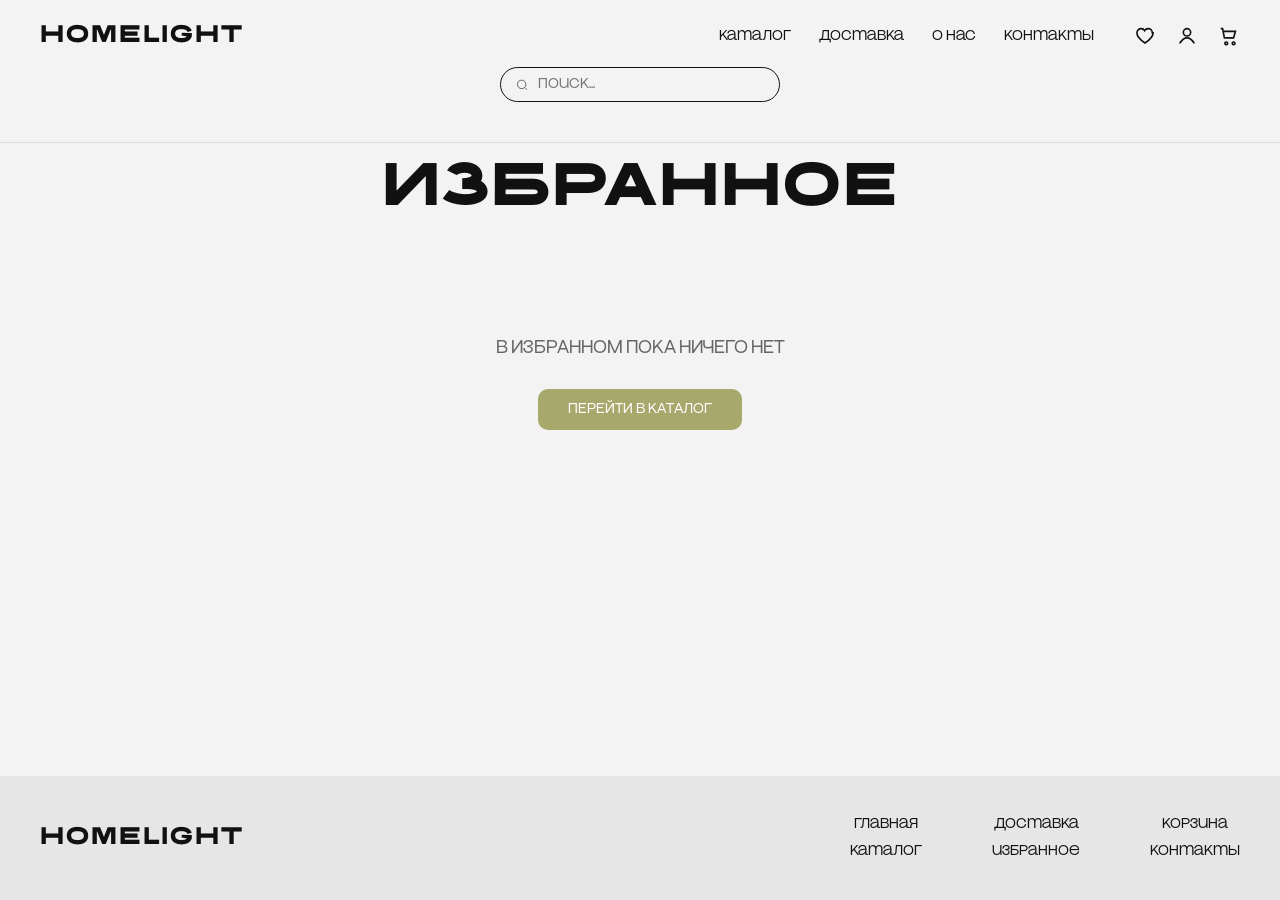
<file: favorites.html>
<!DOCTYPE html>
<html lang="ru">
<head>
    <meta charset="UTF-8">
    <meta name="viewport" content="width=device-width, initial-scale=1.0, maximum-scale=1.0, user-scalable=yes">
    <title>Избранное — HOMELIGHT</title>
    <link rel="stylesheet" href="common.css">
    <link href="https://fonts.googleapis.com/css2?family=Manrope:wght@400;500;700;800&display=swap" rel="stylesheet">
    <link rel="stylesheet" href="cart-notification.css">
    <style>
        * {
            margin: 0;
            padding: 0;
            box-sizing: border-box;
        }

        @font-face {
            font-family: 'Widock Trial';
            src: url('Widock TRIAL Bold.otf') format('opentype');
            font-weight: 800;
            font-display: swap;
        }

        @font-face {
            font-family: 'Gothic60';
            src: url('Gothic60-Regular.otf') format('opentype');
            font-weight: 400;
            font-display: swap;
        }

        html {
            overflow-x: hidden;
        }

        body {
            overflow-x: hidden;
            width: 100%;
            background: #f3f3f3;
            font-family: 'Gothic60', 'Manrope', sans-serif;
            color: #111;
            display: flex;
            flex-direction: column;
            min-height: 100vh;
        }

        img, video, iframe {
            max-width: 100%;
            height: auto;
        }

        button, input, select, textarea {
            font-size: 16px;
        }

        .container {
            width: 1200px;
            margin: 0 auto;
            text-align: center;
        }

        .divider {
            border: none;
            border-top: 1px solid #ddd;
        }

        /* ===== HEADER ===== */
        .header {
            padding: 25px 0 35px;
        }

        .header-row {
            display: flex;
            justify-content: space-between;
            align-items: center;
        }

        .logo {
            font-family: 'Widock Trial', 'Manrope', sans-serif;
            font-weight: 800;
            letter-spacing: 2px;
            font-size: 24px;
            text-decoration: none;
            color: inherit;
            transition: opacity 0.3s;
        }

        .logo:hover {
            opacity: 0.8;
        }

        .nav {
            display: flex;
            align-items: center;
            gap: 28px;
        }

        .nav a {
            font-family: 'Gothic60', 'Manrope', sans-serif;
            font-weight: 400;
            text-decoration: none;
            font-size: 14px;
            color: #111;
            transition: color 0.3s;
        }

        .nav a:hover {
            color: #a6a86c;
        }

        .nav a.active {
            color: #a6a86c;
        }

        .icon {
            display: inline-flex;
            align-items: center;
            transition: all 0.3s ease;
        }

        .icon svg {
            width: 20px;
            height: 20px;
            stroke-width: 1.8;
            transition: all 0.3s ease;
        }

        .icon-favorite:hover svg {
            stroke: #FF6161 !important;
            fill: #FF6161 !important;
        }

        .icon:not(.icon-favorite):hover svg {
            stroke: #a6a86c;
        }

        .search-wrapper {
            display: flex;
            justify-content: center;
            margin-top: 20px;
        }

        .search-box {
            display: flex;
            align-items: center;
            border: 1.5px solid #111;
            border-radius: 20px;
            padding: 6px 14px;
            width: 320px;
            transition: border-color 0.3s;
        }

        .search-box:focus-within {
            border-color: #a6a86c;
        }

        .search-box svg {
            width: 16px;
            height: 16px;
            margin-right: 8px;
        }

        .search-box input {
            border: none;
            outline: none;
            background: transparent;
            width: 100%;
            font-size: 14px;
            font-family: 'Gothic60', 'Manrope', sans-serif;
        }

        /* ===== СТРАНИЦА ИЗБРАННОГО ===== */
        .favorites-page {
            padding: 0 0 60px 0;
            flex: 1;
        }

        .favorites-title {
            font-family: 'Widock Trial', 'Manrope', sans-serif;
            font-weight: 800;
            font-size: 60px;
            letter-spacing: 2px;
            margin: 20px 0 40px;
            text-align: center;
        }

        /* Сетка карточек - как в каталоге */
        .favorites-grid {
            display: grid;
            grid-template-columns: repeat(3, 1fr);
            gap: 30px;
        }

        /* Карточка товара - полностью как в каталоге */
        .favorite-card {
            background: #fff;
            padding: 20px 20px 30px;
            border-radius: 10px;
            text-align: center;
            box-shadow: 0 5px 15px rgba(0,0,0,0.05);
            display: flex;
            flex-direction: column;
            align-items: center;
            transition: transform 0.3s ease, box-shadow 0.3s ease;
            cursor: pointer;
            position: relative;
        }

        .favorite-card:hover {
            transform: scale(1.05);
            box-shadow: 0 10px 25px rgba(0,0,0,0.15);
        }

        .card-img {
            width: 100%;
            overflow: hidden;
            border-radius: 10px;
            margin-bottom: 15px;
        }

        .card-img img {
            width: 100%;
            display: block;
            border-radius: 10px;
            transition: transform 0.3s ease;
        }

        .favorite-card:hover .card-img img {
            transform: scale(1.02);
        }

        .card-name {
            font-family: 'Gothic60', 'Manrope', sans-serif;
            font-weight: 400;
            font-size: 16px;
            margin: 10px 0 20px;
            text-transform: lowercase;
        }

        .card-name::first-letter {
            text-transform: uppercase;
        }

        /* Блок с кнопками */
        .card-buttons {
            display: flex;
            gap: 12px;
            justify-content: center;
            margin-top: auto;
            width: 100%;
        }

        .btn-cart {
            font-family: 'Gothic60', 'Manrope', sans-serif;
            font-weight: 400;
            background: #a6a86c;
            border: none;
            padding: 12px 30px;
            border-radius: 10px;
            cursor: pointer;
            font-size: 14px;
            transition: background 0.3s, transform 0.2s;
            color: white;
        }

        .btn-cart:hover {
            background: #8b8d5a;
            transform: scale(1.02);
        }

        .btn-remove {
            background: transparent;
            border: 1px solid #ddd;
            padding: 12px 18px;
            border-radius: 10px;
            cursor: pointer;
            font-size: 14px;
            font-family: 'Gothic60', 'Manrope', sans-serif;
            transition: all 0.3s ease;
            display: inline-flex;
            align-items: center;
            gap: 6px;
        }

        .btn-remove:hover {
            border-color: #ff6161;
            color: #ff6161;
            transform: scale(1.02);
        }

        .btn-remove svg {
            width: 16px;
            height: 16px;
        }

        /* Пустое избранное */
        .empty-favorites {
            text-align: center;
            padding: 80px 20px;
        }

        .empty-text {
            font-size: 18px;
            color: #666;
            margin-bottom: 30px;
        }

        .continue-btn {
            background: #a6a86c;
            color: white;
            border: none;
            padding: 12px 30px;
            border-radius: 10px;
            cursor: pointer;
            font-size: 14px;
            font-family: 'Gothic60', 'Manrope', sans-serif;
            transition: background 0.3s;
        }

        .continue-btn:hover {
            background: #8b8d5a;
        }

        /* ===== FOOTER ===== */
        .footer {
            background: #e6e6e6;
            padding: 40px 0;
            width: 100%;
            margin-top: 40px;
        }

        .footer-content {
            display: flex;
            justify-content: space-between;
            align-items: center;
        }

        .footer-links {
            display: flex;
            gap: 70px;
        }

        .footer-links .col {
            display: flex;
            flex-direction: column;
            gap: 10px;
        }

        .footer-links a {
            font-family: 'Gothic60', 'Manrope', sans-serif;
            font-weight: 400;
            text-decoration: none;
            font-size: 14px;
            color: #111;
            transition: color 0.3s;
        }

        .footer-links a:hover {
            color: #a6a86c;
        }

        /* ===== УВЕДОМЛЕНИЕ ===== */
        .cart-notification {
            position: fixed;
            bottom: 30px;
            right: 30px;
            background: #a6a86c;
            color: white;
            padding: 12px 24px;
            border-radius: 10px;
            font-size: 14px;
            font-family: 'Gothic60', 'Manrope', sans-serif;
            z-index: 1000;
            opacity: 0;
            transform: translateY(20px);
            transition: opacity 0.3s, transform 0.3s;
            pointer-events: none;
            box-shadow: 0 4px 15px rgba(0,0,0,0.2);
        }

        .cart-notification.show {
            opacity: 1;
            transform: translateY(0);
        }

        /* ===== АДАПТАЦИЯ ===== */
        @media (max-width: 1200px) {
            .container {
                width: 100%;
                padding: 0 30px;
            }
        }

        @media (max-width: 768px) {
            .container {
                padding: 0 20px;
            }
            
            .header-row {
                flex-wrap: wrap;
                justify-content: center;
                gap: 20px;
            }
            
            .nav {
                flex-wrap: wrap;
                justify-content: center;
                gap: 20px;
            }
            
            .favorites-title {
                font-size: 48px;
            }
            
            .favorites-grid {
                grid-template-columns: 1fr;
                gap: 25px;
            }
            
            .favorite-card {
                max-width: 350px;
                margin: 0 auto;
                width: 100%;
            }
            
            .footer-content {
                flex-direction: column;
                gap: 30px;
                text-align: center;
            }
            
            .footer-links {
                flex-direction: column;
                gap: 25px;
                align-items: center;
            }
            
            .footer-links .col {
                align-items: center;
            }
        }

        @media (max-width: 480px) {
            .favorites-title {
                font-size: 36px;
            }
            
            .search-box {
                width: 90%;
                max-width: 280px;
            }
            
            .nav {
                gap: 15px;
            }
            
            .nav a {
                font-size: 12px;
            }
            
            .card-name {
                font-size: 14px;
            }
            
            .btn-cart, .btn-remove {
                padding: 10px 20px;
                font-size: 13px;
            }
        }
    </style>
</head>
<body>
<header class="header">
    <div class="container">
        <div class="header-row">
            <a href="index.html" class="logo">HOMELIGHT</a>
            
            <!-- Обертка для меню и иконок вместе -->
            <div class="nav-wrapper">
                <!-- Ссылки меню -->
                <nav class="nav-links">
                    <a href="catalog.html">каталог</a>
                    <a href="delivery.html">доставка</a>
                    <a href="about.html">о нас</a>
                    <a href="contact.html">контакты</a>
                </nav>
                
                <!-- Иконки (будут справа от меню на десктопе) -->
                <div class="nav-icons">
                    <a href="favorites.html" class="icon icon-favorite">
                        <svg class="heart-icon" viewBox="0 0 24 24" fill="none" stroke="currentColor">
                            <path d="M20.8 8.6c0 5-8.8 11-8.8 11S3.2 13.6 3.2 8.6c0-2.6 2-4.6 4.6-4.6 1.6 0 3 .8 3.8 2.1C12.4 4.8 13.8 4 15.4 4c2.6 0 4.6 2 4.6 4.6z"/>
                        </svg>
                    </a>
                    <a href="profile.html" class="icon">
                        <svg viewBox="0 0 24 24" fill="none" stroke="currentColor">
                            <circle cx="12" cy="8" r="4"/>
                            <path d="M4 20c2.5-4 5.5-6 8-6s5.5 2 8 6"/>
                        </svg>
                    </a>
                    <a href="trashbin.html" class="icon cart-icon">
                        <svg viewBox="0 0 24 24" fill="none" stroke="currentColor">
                            <path d="M3 4h2l2 10h10l2-7H6"/>
                            <circle cx="9" cy="20" r="1.5"/>
                            <circle cx="17" cy="20" r="1.5"/>
                        </svg>
                    </a>
                </div>
            </div>
        </div>

        <div class="search-wrapper">
            <div class="search-box">
                <svg viewBox="0 0 24 24" fill="none" stroke="currentColor">
                    <circle cx="11" cy="11" r="7"/>
                    <line x1="20" y1="20" x2="16.5" y2="16.5"/>
                </svg>
                <input type="text" id="searchInput" placeholder="Поиск...">
            </div>
        </div>
    </div>
</header>

<hr class="divider">

<section class="favorites-page">
    <div class="container">
        <h1 class="favorites-title">ИЗБРАННОЕ</h1>

        <div id="favoritesGrid" class="favorites-grid">
            <!-- товары будут загружены через JS -->
        </div>

        <div id="emptyFavorites" class="empty-favorites" style="display: none;">
            <div class="empty-text"> В ИЗБРАННОМ ПОКА НИЧЕГО НЕТ</div>
            <button class="continue-btn" onclick="window.location.href='catalog.html'">ПЕРЕЙТИ В КАТАЛОГ</button>
        </div>
    </div>
</section>

<footer class="footer">
    <div class="container footer-content">
        <a href="index.html" class="logo" style="text-decoration: none; color: inherit;">HOMELIGHT</a>

        <div class="footer-links">
            <div class="col">
                <a href="index.html">главная</a>
                <a href="catalog.html">каталог</a>
            </div>
            <div class="col">
                <a href="delivery.html">доставка</a>
                <a href="favorite.html">избранное</a>
            </div>
            <div class="col">
                <a href="trashbin.html">корзина</a>
                <a href="contact.html">контакты</a>
            </div>
        </div>
    </div>
</footer>

<script src="product-data.js"></script>
<script src="cart.js"></script>
<script src="favorites.js"></script>
<script>
    function renderFavorites() {
        const items = favorites.getItems();
        const grid = document.getElementById('favoritesGrid');
        const emptyDiv = document.getElementById('emptyFavorites');
        
        if (items.length === 0) {
            grid.innerHTML = '';
            emptyDiv.style.display = 'block';
            return;
        }
        
        emptyDiv.style.display = 'none';
        
        grid.innerHTML = items.map(item => `
            <div class="favorite-card" onclick="window.location.href='card.html?id=${item.id}'">
                <div class="card-img">
                    <img src="${item.img}" alt="${item.name}">
                </div>
                <div class="card-name">${item.name}</div>
                <div class="card-buttons">
                    <button class="btn-cart" onclick="event.stopPropagation(); addToCart(${item.id})">В КОРЗИНУ</button>
                    <button class="btn-remove" onclick="event.stopPropagation(); removeFromFavorites(${item.id})">
                        <svg viewBox="0 0 24 24" fill="none" stroke="currentColor">
                            <line x1="18" y1="6" x2="6" y2="18"/>
                            <line x1="6" y1="6" x2="18" y2="18"/>
                        </svg>
                        УДАЛИТЬ
                    </button>
                </div>
            </div>
        `).join('');
    }
    
    function removeFromFavorites(id) {
        favorites.removeFromFavorites(id);
        renderFavorites();
        showNotification('Удалено из избранного');
    }
    
    function addToCart(id) {
        const allProducts = [...products, ...productsPage2];
        const product = allProducts.find(p => p.id === id);
        if (product) {
            cart.addItem({
                id: product.id,
                name: product.name,
                price: product.price,
                img: product.img,
                category: product.category
            });
            showNotification('Товар добавлен в корзину!');
        }
    }
    
    function showNotification(message) {
        const notification = document.createElement('div');
        notification.className = 'cart-notification';
        notification.textContent = message;
        document.body.appendChild(notification);
        
        setTimeout(() => {
            notification.classList.add('show');
        }, 10);
        
        setTimeout(() => {
            notification.classList.remove('show');
            setTimeout(() => {
                notification.remove();
            }, 300);
        }, 2000);
    }
    
    const searchInput = document.getElementById('searchInput');
    if (searchInput) {
        searchInput.addEventListener('keypress', function(e) {
            if (e.key === 'Enter') {
                const query = this.value.trim().toLowerCase();
                if (query === 'каталог') window.location.href = 'catalog.html';
                else if (query === 'о нас') window.location.href = 'about.html';
                else if (query === 'главная') window.location.href = 'index.html';
                else if (query === 'корзина') window.location.href = 'trashbin.html';
                else if (query === 'избранное') window.location.href = 'favorite.html';
                else alert('По запросу "' + query + '" ничего не найдено');
            }
        });
    }
    
    renderFavorites();
</script>
</body>
</html>
</file>
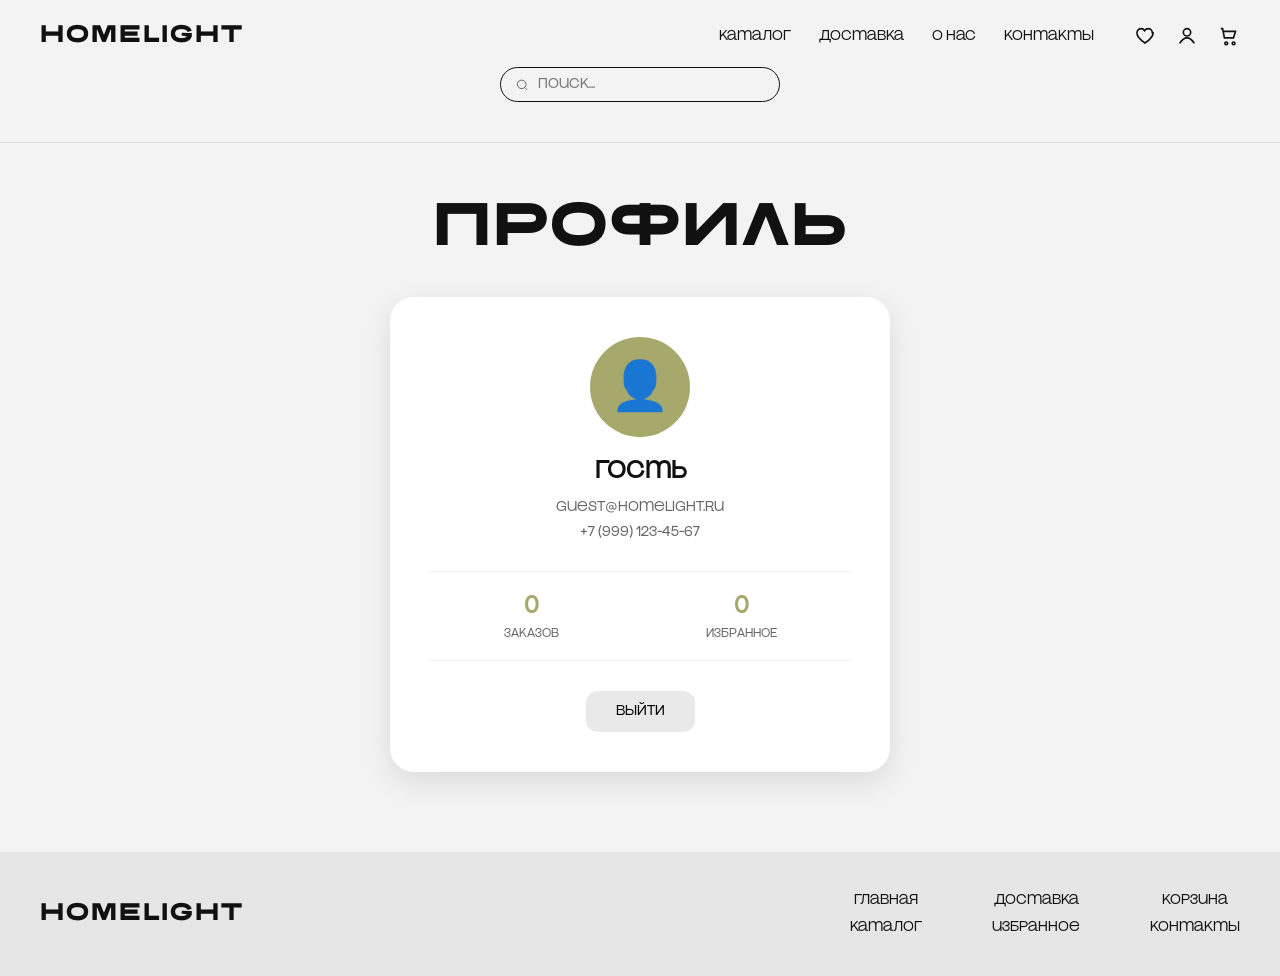
<file: profile.html>
<!DOCTYPE html>
<html lang="ru">
<head>
    <meta charset="UTF-8">
    <meta name="viewport" content="width=device-width, initial-scale=1.0, maximum-scale=1.0, user-scalable=yes">
    <title>Профиль — HOMELIGHT</title>
    <link href="https://fonts.googleapis.com/css2?family=Manrope:wght@400;500;700;800&display=swap" rel="stylesheet">
    <link rel="stylesheet" href="cart-notification.css">
    <style>
        * {
            margin: 0;
            padding: 0;
            box-sizing: border-box;
        }

        @font-face {
            font-family: 'Widock Trial';
            src: url('Widock TRIAL Bold.otf') format('opentype');
            font-weight: 800;
            font-display: swap;
        }

        @font-face {
            font-family: 'Gothic60';
            src: url('Gothic60-Regular.otf') format('opentype');
            font-weight: 400;
            font-display: swap;
        }

        body {
            background: #f3f3f3;
            font-family: 'Gothic60', 'Manrope', sans-serif;
            color: #111;
            display: flex;
            flex-direction: column;
            min-height: 100vh;
        }

        .profile-title, .logo {
            font-family: 'Widock Trial', 'Manrope', sans-serif;
            font-weight: 800;
        }

        .container {
            width: 1200px;
            margin: 0 auto;
            text-align: center;
        }

        .divider {
            border: none;
            border-top: 1px solid #ddd;
        }

        .header {
            padding: 25px 0 35px;
        }

        .header-row {
            display: flex;
            justify-content: space-between;
            align-items: center;
        }

        .logo {
            letter-spacing: 2px;
            font-size: 24px;
            text-decoration: none;
            color: inherit;
            transition: opacity 0.3s;
        }

        .logo:hover {
            opacity: 0.8;
        }

        .nav {
            display: flex;
            align-items: center;
            gap: 28px;
        }

        .nav a {
            text-decoration: none;
            font-size: 14px;
            color: #111;
            transition: color 0.3s;
        }

        .nav a:hover, .nav a.active {
            color: #a6a86c;
        }

        .icon {
            display: inline-flex;
            align-items: center;
            transition: all 0.3s ease;
        }

        .icon svg {
            width: 20px;
            height: 20px;
            stroke-width: 1.8;
            transition: all 0.3s ease;
        }

        .icon-favorite:hover svg {
            stroke: #FF6161 !important;
            fill: #FF6161 !important;
        }

        .icon:not(.icon-favorite):hover svg {
            stroke: #a6a86c;
        }

        .search-wrapper {
            display: flex;
            justify-content: center;
            margin-top: 20px;
        }

        .search-box {
            display: flex;
            align-items: center;
            border: 1.5px solid #111;
            border-radius: 20px;
            padding: 6px 14px;
            width: 320px;
            transition: border-color 0.3s;
        }

        .search-box:focus-within {
            border-color: #a6a86c;
        }

        .search-box svg {
            width: 16px;
            height: 16px;
            margin-right: 8px;
        }

        .search-box input {
            border: none;
            outline: none;
            background: transparent;
            width: 100%;
            font-size: 14px;
            font-family: 'Gothic60', 'Manrope', sans-serif;
        }

        .profile-page {
            padding: 40px 0 80px;
            flex: 1;
        }

        .profile-title {
            font-size: 60px;
            letter-spacing: 2px;
            margin-bottom: 40px;
        }

        .profile-card {
            background: white;
            border-radius: 24px;
            padding: 40px;
            max-width: 500px;
            margin: 0 auto;
            box-shadow: 0 10px 30px rgba(0,0,0,0.1);
        }

        .profile-avatar {
            width: 100px;
            height: 100px;
            background: #a6a86c;
            border-radius: 50%;
            display: flex;
            align-items: center;
            justify-content: center;
            margin: 0 auto 20px;
            font-size: 48px;
            color: white;
        }

        .profile-name {
            font-size: 24px;
            font-weight: 600;
            margin-bottom: 10px;
        }

        .profile-email, .profile-phone {
            font-size: 14px;
            color: #666;
            margin-bottom: 8px;
        }

        .profile-stats {
            display: flex;
            justify-content: space-around;
            margin: 30px 0;
            padding: 20px 0;
            border-top: 1px solid #eee;
            border-bottom: 1px solid #eee;
        }

        .stat-item {
            text-align: center;
        }

        .stat-value {
            font-size: 24px;
            font-weight: 600;
            color: #a6a86c;
        }

        .stat-label {
            font-size: 12px;
            color: #666;
            margin-top: 5px;
        }

        .logout-btn {
            background: #e9e9e9;
            border: none;
            padding: 12px 30px;
            border-radius: 12px;
            cursor: pointer;
            font-size: 14px;
            transition: all 0.3s ease;
            font-family: 'Gothic60', sans-serif;
        }

        .logout-btn:hover {
            background: #FF6161;
            color: white;
        }

        .footer {
            background: #e6e6e6;
            padding: 40px 0;
            width: 100%;
        }

        .footer-content {
            display: flex;
            justify-content: space-between;
            align-items: center;
        }

        .footer-links {
            display: flex;
            gap: 70px;
        }

        .footer-links .col {
            display: flex;
            flex-direction: column;
            gap: 10px;
        }

        .footer-links a {
            text-decoration: none;
            font-size: 14px;
            color: #111;
            transition: color 0.3s;
            font-family: 'Gothic60', sans-serif;
        }

        .footer-links a:hover {
            color: #a6a86c;
        }

        /* ===== ТОЛЬКО МОБИЛЬНАЯ ВЕРСИЯ ===== */
        @media (max-width: 768px) {
            .container {
                width: 100%;
                padding-left: 20px;
                padding-right: 20px;
            }
            
            /* Перестраиваем хедер */
            .header-row {
                flex-direction: column;
                align-items: center;
                gap: 15px;
            }
            
            .logo {
                order: 1;
            }
            
            .nav {
                order: 2;
                display: flex;
                flex-wrap: wrap;
                justify-content: center;
                align-items: center;
                gap: 20px;
                width: 100%;
            }
            
            /* Иконки наверх */
            .nav a.icon-favorite,
            .nav a.icon,
            .nav a.cart-icon {
                order: 0;
                display: inline-flex;
            }
            
            /* Текстовые ссылки вниз */
            .nav a[href="catalog.html"],
            .nav a[href="delivery.html"],
            .nav a[href="about.html"],
            .nav a[href="contact.html"] {
                order: 2;
                display: inline-flex;
            }
            
            .search-wrapper {
                order: 3;
                width: 100%;
                display: flex;
                justify-content: center;
                margin-top: 15px;
            }
            
            .profile-title {
                font-size: 48px;
            }
            
            .profile-card {
                padding: 25px;
            }
            
            /* Подвал в два столбца */
            .footer-content {
                flex-direction: column;
                gap: 30px;
                text-align: center;
            }
            
            .footer-links {
                flex-direction: row;
                justify-content: center;
                gap: 40px;
                flex-wrap: wrap;
            }
            
            .footer-links .col {
                align-items: center;
            }
        }

        @media (max-width: 480px) {
            .profile-title {
                font-size: 36px;
            }
            
            .search-box {
                width: 100%;
                max-width: 320px;
            }
            
            .nav {
                gap: 12px;
            }
            
            .nav a {
                font-size: 12px;
            }
            
            .profile-name {
                font-size: 20px;
            }
            
            .stat-value {
                font-size: 20px;
            }
        }
    </style>
</head>
<body>
<link rel="stylesheet" href="common.css">
<header class="header">
    <div class="container">
        <div class="header-row">
            <a href="index.html" class="logo">HOMELIGHT</a>
            
            <!-- Обертка для меню и иконок вместе -->
            <div class="nav-wrapper">
                <!-- Ссылки меню -->
                <nav class="nav-links">
                    <a href="catalog.html">каталог</a>
                    <a href="delivery.html">доставка</a>
                    <a href="about.html">о нас</a>
                    <a href="contact.html">контакты</a>
                </nav>
                
                <!-- Иконки (будут справа от меню на десктопе) -->
                <div class="nav-icons">
                    <a href="favorites.html" class="icon icon-favorite">
                        <svg class="heart-icon" viewBox="0 0 24 24" fill="none" stroke="currentColor">
                            <path d="M20.8 8.6c0 5-8.8 11-8.8 11S3.2 13.6 3.2 8.6c0-2.6 2-4.6 4.6-4.6 1.6 0 3 .8 3.8 2.1C12.4 4.8 13.8 4 15.4 4c2.6 0 4.6 2 4.6 4.6z"/>
                        </svg>
                    </a>
                    <a href="profile.html" class="icon">
                        <svg viewBox="0 0 24 24" fill="none" stroke="currentColor">
                            <circle cx="12" cy="8" r="4"/>
                            <path d="M4 20c2.5-4 5.5-6 8-6s5.5 2 8 6"/>
                        </svg>
                    </a>
                    <a href="trashbin.html" class="icon cart-icon">
                        <svg viewBox="0 0 24 24" fill="none" stroke="currentColor">
                            <path d="M3 4h2l2 10h10l2-7H6"/>
                            <circle cx="9" cy="20" r="1.5"/>
                            <circle cx="17" cy="20" r="1.5"/>
                        </svg>
                    </a>
                </div>
            </div>
        </div>

        <div class="search-wrapper">
            <div class="search-box">
                <svg viewBox="0 0 24 24" fill="none" stroke="currentColor">
                    <circle cx="11" cy="11" r="7"/>
                    <line x1="20" y1="20" x2="16.5" y2="16.5"/>
                </svg>
                <input type="text" id="searchInput" placeholder="Поиск...">
            </div>
        </div>
    </div>
</header>

<hr class="divider">

<section class="profile-page">
    <div class="container">
        <h1 class="profile-title">ПРОФИЛЬ</h1>

        <div class="profile-card">
            <div class="profile-avatar">
                👤
            </div>
            <div class="profile-name">Гость</div>
            <div class="profile-email">guest@homelight.ru</div>
            <div class="profile-phone">+7 (999) 123-45-67</div>

            <div class="profile-stats">
                <div class="stat-item">
                    <div class="stat-value" id="ordersCount">0</div>
                    <div class="stat-label">ЗАКАЗОВ</div>
                </div>
                <div class="stat-item">
                    <div class="stat-value" id="favoritesCount">0</div>
                    <div class="stat-label">ИЗБРАННОЕ</div>
                </div>
            </div>

            <button class="logout-btn" onclick="logout()">ВЫЙТИ</button>
        </div>
    </div>
</section>

<footer class="footer">
    <div class="container footer-content">
        <a href="index.html" class="logo" style="text-decoration: none; color: inherit;">HOMELIGHT</a>

        <div class="footer-links">
            <div class="col">
                <a href="index.html">главная</a>
                <a href="catalog.html">каталог</a>
            </div>
            <div class="col">
                <a href="delivery.html">доставка</a>
                <a href="favorites.html">избранное</a>
            </div>
            <div class="col">
                <a href="trashbin.html">корзина</a>
                <a href="contact.html">контакты</a>
            </div>
        </div>
    </div>
</footer>

<script src="favorites.js"></script>
<script>
    function updateProfileStats() {
        const favoritesCount = favorites.getTotalCount();
        document.getElementById('favoritesCount').textContent = favoritesCount;
    }
    
    function logout() {
        if (confirm('Вы уверены, что хотите выйти?')) {
            localStorage.removeItem('user');
            alert('Вы вышли из аккаунта');
            window.location.href = 'index.html';
        }
    }
    
    const searchInput = document.getElementById('searchInput');
    if (searchInput) {
        searchInput.addEventListener('keypress', function(e) {
            if (e.key === 'Enter') {
                const query = this.value.trim().toLowerCase();
                if (query === 'каталог') window.location.href = 'catalog.html';
                else if (query === 'о нас') window.location.href = 'about.html';
                else if (query === 'главная') window.location.href = 'index.html';
                else if (query === 'корзина') window.location.href = 'trashbin.html';
                else if (query === 'избранное') window.location.href = 'favorites.html';
                else if (query === 'профиль') window.location.href = 'profile.html';
                else alert('По запросу "' + query + '" ничего не найдено');
            }
        });
    }
    
    updateProfileStats();
</script>
</body>
</html>
</file>
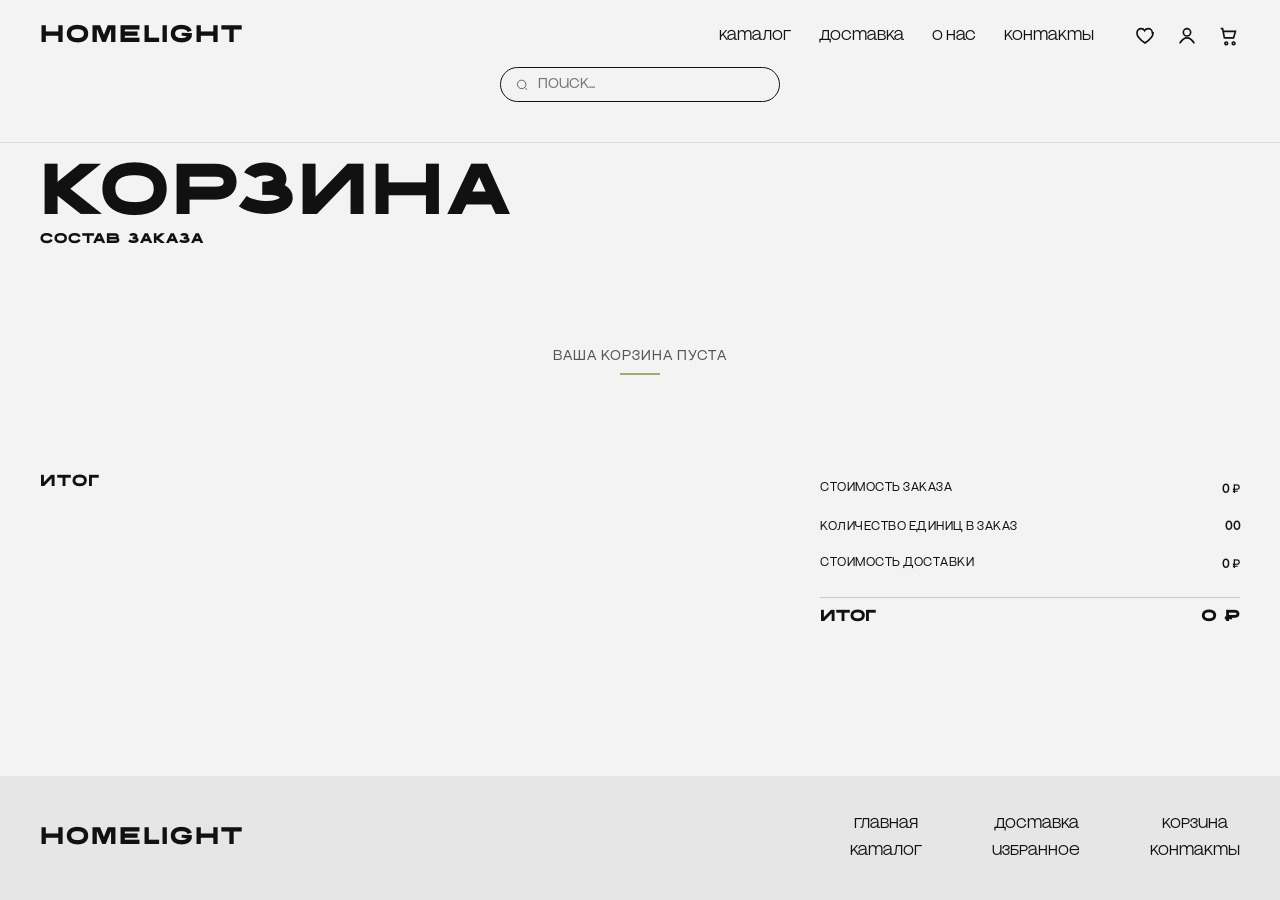
<file: trashbin.html>
<!DOCTYPE html>
<html lang="ru">
<head>
    <meta charset="UTF-8">
    <meta name="viewport" content="width=device-width, initial-scale=1.0, maximum-scale=1.0, user-scalable=yes">
    <title>Корзина — HOMELIGHT</title>
    <link href="https://fonts.googleapis.com/css2?family=Manrope:wght@400;500;700;800&display=swap" rel="stylesheet">
    <link rel="stylesheet" href="common.css">
    <link rel="stylesheet" href="style.css">
    <link rel="stylesheet" href="trashbin.css">
    <link rel="stylesheet" href="cart-notification.css">
</head>
<body>

<header class="header">
    <div class="container">
        <div class="header-row">
            <a href="index.html" class="logo">HOMELIGHT</a>
            
            <!-- Обертка для меню и иконок вместе -->
            <div class="nav-wrapper">
                <!-- Ссылки меню -->
                <nav class="nav-links">
                    <a href="catalog.html">каталог</a>
                    <a href="delivery.html">доставка</a>
                    <a href="about.html">о нас</a>
                    <a href="contact.html">контакты</a>
                </nav>
                
                <!-- Иконки (будут справа от меню на десктопе) -->
                <div class="nav-icons">
                    <a href="favorites.html" class="icon icon-favorite">
                        <svg class="heart-icon" viewBox="0 0 24 24" fill="none" stroke="currentColor">
                            <path d="M20.8 8.6c0 5-8.8 11-8.8 11S3.2 13.6 3.2 8.6c0-2.6 2-4.6 4.6-4.6 1.6 0 3 .8 3.8 2.1C12.4 4.8 13.8 4 15.4 4c2.6 0 4.6 2 4.6 4.6z"/>
                        </svg>
                    </a>
                    <a href="profile.html" class="icon">
                        <svg viewBox="0 0 24 24" fill="none" stroke="currentColor">
                            <circle cx="12" cy="8" r="4"/>
                            <path d="M4 20c2.5-4 5.5-6 8-6s5.5 2 8 6"/>
                        </svg>
                    </a>
                    <a href="trashbin.html" class="icon cart-icon">
                        <svg viewBox="0 0 24 24" fill="none" stroke="currentColor">
                            <path d="M3 4h2l2 10h10l2-7H6"/>
                            <circle cx="9" cy="20" r="1.5"/>
                            <circle cx="17" cy="20" r="1.5"/>
                        </svg>
                    </a>
                </div>
            </div>
        </div>

        <div class="search-wrapper">
            <div class="search-box">
                <svg viewBox="0 0 24 24" fill="none" stroke="currentColor">
                    <circle cx="11" cy="11" r="7"/>
                    <line x1="20" y1="20" x2="16.5" y2="16.5"/>
                </svg>
                <input type="text" id="searchInput" placeholder="Поиск...">
            </div>
        </div>
    </div>
</header>

<hr class="divider">

<section class="cart">
    <div class="cart-container">
        <h1 class="cart-title">КОРЗИНА</h1>
        <div class="cart-subtitle">СОСТАВ ЗАКАЗА</div>

        <div id="cartItems" class="cart-items">
            <!-- Товары будут загружены через JS -->
        </div>

        <div class="empty-cart" id="emptyCart" style="display: none;">
            <div class="empty-text">ВАША КОРЗИНА ПУСТА</div>
        </div>

        <div class="bottom-line"></div>

        <div class="summary">
            <div class="summary-left">ИТОГ</div>
            <div class="summary-right">
                <div class="row">
                    <span>СТОИМОСТЬ ЗАКАЗА</span>
                    <span id="subtotal">0 ₽</span>
                </div>
                <div class="row">
                    <span>КОЛИЧЕСТВО ЕДИНИЦ В ЗАКАЗ</span>
                    <span id="totalQuantity">00</span>
                </div>
                <div class="row">
                    <span>СТОИМОСТЬ ДОСТАВКИ</span>
                    <span id="delivery">0 ₽</span>
                </div>
                <div class="total">
                    <span>ИТОГ</span>
                    <span id="total">0 ₽</span>
                </div>
                <button class="checkout-btn" id="checkoutBtn" style="display: none;">ОФОРМИТЬ ЗАКАЗ</button>
            </div>
        </div>
    </div>
</section>

<footer class="footer">
    <div class="container footer-content">
        <a href="index.html" class="logo">HOMELIGHT</a>

        <div class="footer-links">
            <div class="col">
                <a href="index.html">главная</a>
                <a href="catalog.html">каталог</a>
            </div>
            <div class="col">
                <a href="delivery.html">доставка</a>
                <a href="favorites.html">избранное</a>
            </div>
            <div class="col">
                <a href="trashbin.html">корзина</a>
                <a href="contact.html">контакты</a>
            </div>
        </div>
    </div>
</footer>

<script src="product-data.js"></script>
<script src="cart.js"></script>
<script src="favorites.js"></script>
<script>
    function renderCart() {
        const items = cart.getItems();
        const cartItemsDiv = document.getElementById('cartItems');
        const emptyCartDiv = document.getElementById('emptyCart');
        const subtotalSpan = document.getElementById('subtotal');
        const totalQuantitySpan = document.getElementById('totalQuantity');
        const totalSpan = document.getElementById('total');
        const deliverySpan = document.getElementById('delivery');
        const checkoutBtn = document.getElementById('checkoutBtn');
        
        if (items.length === 0) {
            cartItemsDiv.innerHTML = '';
            emptyCartDiv.style.display = 'block';
            const bottomLine = document.querySelector('.bottom-line');
            const summary = document.querySelector('.summary');
            if (bottomLine) bottomLine.style.display = 'none';
            if (summary) summary.style.opacity = '0.5';
            if (checkoutBtn) checkoutBtn.style.display = 'none';
            subtotalSpan.textContent = '0 ₽';
            totalQuantitySpan.textContent = '00';
            deliverySpan.textContent = '0 ₽';
            totalSpan.textContent = '0 ₽';
            return;
        }
        
        emptyCartDiv.style.display = 'none';
        const bottomLine = document.querySelector('.bottom-line');
        const summary = document.querySelector('.summary');
        if (bottomLine) bottomLine.style.display = 'block';
        if (summary) summary.style.opacity = '1';
        if (checkoutBtn) checkoutBtn.style.display = 'block';
        
        cartItemsDiv.innerHTML = items.map(item => `
            <div class="cart-item" data-id="${item.id}" style="animation: fadeInUp 0.5s ease;">
                <div class="cart-item-image">
                    <img src="${item.img}" alt="${item.name}">
                </div>
                <div class="cart-item-info">
                    <div class="cart-item-name">${item.name}</div>
                    <div class="cart-item-price">${item.price.toLocaleString('ru-RU')} ₽</div>
                </div>
                <div class="cart-item-quantity">
                    <button class="quantity-btn minus" onclick="updateItemQuantity(${item.id}, ${item.quantity - 1})">-</button>
                    <span class="quantity-value">${item.quantity}</span>
                    <button class="quantity-btn plus" onclick="updateItemQuantity(${item.id}, ${item.quantity + 1})">+</button>
                </div>
                <div class="cart-item-total">
                    ${(item.price * item.quantity).toLocaleString('ru-RU')} ₽
                </div>
                <div class="cart-item-remove" onclick="removeItem(${item.id})">
                    <svg viewBox="0 0 24 24" fill="none" stroke="currentColor" width="20" height="20">
                        <line x1="18" y1="6" x2="6" y2="18"/>
                        <line x1="6" y1="6" x2="18" y2="18"/>
                    </svg>
                </div>
            </div>
        `).join('');
        
        const subtotal = cart.getTotalPrice();
        const totalQty = cart.getTotalQuantity();
        const delivery = subtotal > 5000 ? 0 : 500;
        
        subtotalSpan.textContent = subtotal.toLocaleString('ru-RU') + ' ₽';
        totalQuantitySpan.textContent = totalQty.toString().padStart(2, '0');
        deliverySpan.textContent = delivery.toLocaleString('ru-RU') + ' ₽';
        totalSpan.textContent = (subtotal + delivery).toLocaleString('ru-RU') + ' ₽';
        
        [subtotalSpan, totalQuantitySpan, deliverySpan, totalSpan].forEach(el => {
            if (el) {
                el.style.animation = 'none';
                el.offsetHeight;
                el.style.animation = 'fadeInUp 0.3s ease';
            }
        });
    }
    
    function updateItemQuantity(id, newQuantity) {
        cart.updateQuantity(id, newQuantity);
        renderCart();
    }
    
    function removeItem(id) {
        cart.removeItem(id);
        renderCart();
    }
    
    const checkoutBtn = document.getElementById('checkoutBtn');
    if (checkoutBtn) {
        checkoutBtn.addEventListener('click', () => {
            if (cart.getItems().length > 0) {
                alert('Спасибо за заказ! Наш менеджер свяжется с вами в ближайшее время.');
                cart.clearCart();
                renderCart();
            }
        });
    }
    
    const searchInput = document.getElementById('searchInput');
    if (searchInput) {
        searchInput.addEventListener('keypress', function(e) {
            if (e.key === 'Enter') {
                const query = this.value.trim().toLowerCase();
                if (query === 'каталог') window.location.href = 'catalog.html';
                else if (query === 'доставка') window.location.href = 'delivery.html';
                else if (query === 'о нас') window.location.href = 'about.html';
                else if (query === 'главная') window.location.href = 'index.html';
                else if (query === 'корзина') window.location.href = 'trashbin.html';
                else if (query === 'контакты') window.location.href = 'contact.html';
                else if (query === 'избранное') window.location.href = 'favorites.html';
                else if (query === 'профиль') window.location.href = 'profile.html';
                else alert('По запросу "' + query + '" ничего не найдено');
            }
        });
    }
    
    document.querySelectorAll('.icon-favorite').forEach(icon => {
        const svg = icon.querySelector('.heart-icon');
        if (svg) {
            icon.addEventListener('mouseenter', function() {
                svg.style.stroke = '#FF6161';
                svg.style.fill = '#FF6161';
            });
            icon.addEventListener('mouseleave', function() {
                svg.style.stroke = 'currentColor';
                svg.style.fill = 'none';
            });
        }
    });
    
    renderCart();
</script>
</body>
</html>
</file>
<file: common.css>
/* common.css - единые стили для всех страниц */

/* ===== ОСНОВНЫЕ СТИЛИ ШАПКИ ===== */
.header {
    padding: 25px 0 35px;
}

.header-row {
    display: flex;
    justify-content: space-between;
    align-items: center;
    flex-wrap: wrap;
}

.logo {
    font-family: 'Widock Trial', 'Manrope', sans-serif;
    font-weight: 800;
    letter-spacing: 2px;
    font-size: 24px;
    text-decoration: none;
    color: #111;
    transition: opacity 0.3s ease;
}

.logo:hover {
    opacity: 0.8;
}

/* Обертка для навигации */
.nav-wrapper {
    display: flex;
    align-items: center;
    gap: 40px;
}

/* Ссылки меню */
.nav-links {
    display: flex;
    align-items: center;
    gap: 28px;
}

.nav-links a {
    font-family: 'Gothic60', 'Manrope', sans-serif;
    font-weight: 400;
    text-decoration: none;
    font-size: 14px;
    color: #111;
    transition: color 0.3s ease;
    white-space: nowrap;
}

.nav-links a:hover {
    color: #a6a86c;
}

.nav-links a.active {
    color: #a6a86c;
}

/* Иконки */
.nav-icons {
    display: flex;
    align-items: center;
    gap: 20px;
}

.icon {
    display: inline-flex;
    align-items: center;
    transition: all 0.3s ease;
    color: #111;
}

.icon svg {
    width: 20px;
    height: 20px;
    stroke: #111;
    stroke-width: 1.8;
    fill: none;
    transition: all 0.3s ease;
}

.icon:not(.icon-favorite):hover svg {
    stroke: #a6a86c;
}

.icon-favorite:hover svg {
    stroke: #FF6161 !important;
    fill: #FF6161 !important;
}

/* Поиск */
.search-wrapper {
    display: flex;
    justify-content: center;
    margin-top: 20px;
}

.search-box {
    display: flex;
    align-items: center;
    border: 1.5px solid #111;
    border-radius: 20px;
    padding: 6px 14px;
    width: 320px;
    transition: border-color 0.3s ease;
}

.search-box:focus-within {
    border-color: #a6a86c;
}

.search-box svg {
    width: 16px;
    height: 16px;
    margin-right: 8px;
    stroke: #111;
}

.search-box input {
    border: none;
    outline: none;
    background: transparent;
    width: 100%;
    font-size: 14px;
    font-family: 'Gothic60', 'Manrope', sans-serif;
    color: #111;
}
@media (max-width: 768px) {
    .container {
        width: 100% !important;
        padding: 0 15px !important;
    }
    
    .header {
        padding: 15px 0 20px !important;
    }
    
    .header-row {
        flex-direction: column !important;
        align-items: center !important;
        gap: 12px !important;
    }
    
    .logo {
        order: 1 !important;
        font-size: 24px !important;
        margin-bottom: 5px !important;
    }
    
    .nav-wrapper {
        order: 2 !important;
        flex-direction: column !important;
        gap: 15px !important;
        width: 100% !important;
    }
    
    .nav-icons {
        order: 1 !important;
        justify-content: center !important;
        gap: 25px !important;
    }
    
    .nav-links {
        order: 2 !important;
        justify-content: center !important;
        flex-wrap: nowrap !important;
        gap: 16px !important;
        width: 100% !important;
    }
    
    .nav-links a {
        font-size: 15px !important;
        white-space: nowrap !important;
        padding: 0 2px !important;
    }
    
    .search-wrapper {
        order: 4 !important;
        margin-top: 20px !important;
        margin-bottom: 5px !important;
        width: 100% !important;
    }
    
    .search-box {
        width: 100% !important;
        max-width: 280px !important;
        margin: 0 auto !important;
        padding: 8px 14px !important;
    }
    
    .search-box input {
        font-size: 14px !important;
    }
    
    .icon svg,
    .icon-favorite svg,
    .cart-icon svg {
        width: 22px !important;
        height: 22px !important;
    }
    
    /* ===== ДОБАВЛЯЕМ ОТСТУПЫ ДЛЯ ЗАГОЛОВКОВ ТОЛЬКО НА МОБИЛКАХ ===== */
    
    /* Отступ для HOMELIGHT на главной */
    .hero {
        margin-top: 10px !important;
    }
    
    .hero h1 {
        margin-top: 10px !important;
    }
    
    /* ПОДНИМАЕМ ТЕКСТ ВЫШЕ */
    .hero-text {
        margin-top: 0px !important;
        margin-bottom: 20px !important;
    }
    
    /* Отступ для "ДЛЯ ВАС" на главной */
    .catalog {
        margin-top: 30px !important;
    }
    
    .catalog h2 {
        margin-top: 20px !important;
    }
    
    /* Отступ для заголовков на других страницах */
    .about-title,
    .delivery-title,
    .cart-title,
    .favorites-title,
    .profile-title,
    .catalog h1,
    .page-title,
    .contacts-page .page-title {
        margin-top: 20px !important;
    }
}
    /* Поиск - ниже, с увеличенным отступом сверху */
    .search-wrapper {
        order: 4 !important;
        margin-top: 20px !important;
        margin-bottom: 5px !important;
        width: 100% !important;
    }
    
    .search-box {
        width: 100% !important;
        max-width: 280px !important;
        margin: 0 auto !important;
        padding: 8px 14px !important;
    }
    
    .search-box input {
        font-size: 14px !important;
    }
    
    .icon svg,
    .icon-favorite svg,
    .cart-icon svg {
        width: 22px !important;
        height: 22px !important;
    }
    
    /* ===== ДОБАВЛЯЕМ ОТСТУПЫ ДЛЯ ЗАГОЛОВКОВ ТОЛЬКО НА МОБИЛКАХ ===== */
    
    /* Отступ для HOMELIGHT на главной */
    .hero {
        margin-top: 30px !important;
    }
    
    .hero h1 {
        margin-top: 20px !important;
    }
    
    /* Отступ для "ДЛЯ ВАС" на главной */
    .catalog {
        margin-top: 30px !important;
    }
    
    .catalog h2 {
        margin-top: 20px !important;
    }
    
    /* Отступ для заголовков на других страницах */
    .about-title,
    .delivery-title,
    .cart-title,
    .favorites-title,
    .profile-title,
    .catalog h1,
    .page-title,
    .contacts-page .page-title {
        margin-top: 20px !important;
    }


/* ===== ДЛЯ ЭКРАНОВ 480px И МЕНЬШЕ ===== */
@media (max-width: 480px) {
    .container {
        padding: 0 10px !important;
    }
    
    .logo {
        font-size: 22px !important;
    }
    
    .nav-icons {
        gap: 20px !important;
    }
    
    /* Уменьшаем расстояние между пунктами меню, чтобы поместились */
    .nav-links {
        gap: 12px !important;
    }
    
    .nav-links a {
        font-size: 13px !important;
        padding: 0 1px !important;
    }
    
    .icon svg,
    .icon-favorite svg,
    .cart-icon svg {
        width: 20px !important;
        height: 20px !important;
    }
    
    .search-wrapper {
        margin-top: 18px !important;
    }
    
    .search-box {
        max-width: 260px !important;
        padding: 6px 12px !important;
    }
    
    .search-box input {
        font-size: 13px !important;
    }
    
    /* Уменьшаем отступы на очень маленьких экранах */
    .hero {
        margin-top: 20px !important;
    }
    
    .catalog {
        margin-top: 20px !important;
    }
    
    .about-title,
    .delivery-title,
    .cart-title,
    .favorites-title,
    .profile-title,
    .catalog h1,
    .page-title {
        margin-top: 15px !important;
    }
}

/* ===== ДЛЯ ЭКРАНОВ 360px И МЕНЬШЕ ===== */
@media (max-width: 360px) {
    .nav-links {
        gap: 8px !important;
    }
    
    .nav-links a {
        font-size: 12px !important;
    }
}

/* ===== ДЛЯ ПЛАНШЕТОВ ===== */
@media (min-width: 769px) and (max-width: 1024px) {
    .container {
        width: 100% !important;
        padding: 0 30px !important;
    }
}
</file>
<file: style.css>
* {
    margin: 0;
    padding: 0;
    box-sizing: border-box;
}

@font-face {
    font-family: 'Widock Trial';
    src: url('Widock TRIAL Bold.otf') format('opentype');
    font-weight: 800;
    font-display: swap;
}

@font-face {
    font-family: 'Gothic60';
    src: url('Gothic60-Regular.otf') format('opentype');
    font-weight: 400;
    font-display: swap;
}

body {
    background: #f3f3f3;
    font-family: 'Gothic60', 'Manrope', sans-serif;
    color: #111;
}

.container {
    width: 1200px;
    margin: 0 auto;
    text-align: center;
}

.divider {
    border: none;
    border-top: 1px solid #ddd;
}

/* ===== HERO ===== */
.hero {
    padding: 60px 0;
}

.hero h1 {
    font-family: 'Widock Trial', 'Manrope', sans-serif;
    font-weight: 800;
    font-size: 72px;
    letter-spacing: 4px;
    margin-bottom: 20px;
}

.hero-text {
    font-size: 18px;
    color: #555;
    max-width: 600px;
    margin: 0 auto;
    line-height: 1.6;
}

/* ===== CATALOG ===== */
.catalog {
    padding: 60px 0;
}

.catalog h2 {
    font-family: 'Widock Trial', 'Manrope', sans-serif;
    font-weight: 800;
    font-size: 48px;
    letter-spacing: 2px;
    margin-bottom: 40px;
}

.catalog-grid {
    display: grid;
    grid-template-columns: repeat(3, 1fr);
    gap: 30px;
}

.card {
    background: #fff;
    padding: 20px;
    border-radius: 10px;
    text-align: center;
    box-shadow: 0 5px 15px rgba(0,0,0,0.05);
    transition: transform 0.3s, box-shadow 0.3s;
    cursor: pointer;
}

.card:hover {
    transform: scale(1.05);
    box-shadow: 0 10px 25px rgba(0,0,0,0.15);
}

.card img {
    width: 100%;
    border-radius: 10px;
    margin-bottom: 15px;
}

.card p {
    font-size: 16px;
    margin: 10px 0;
    color: #111;
}

.card button {
    background: #a6a86c;
    border: none;
    padding: 10px 25px;
    border-radius: 10px;
    cursor: pointer;
    font-size: 14px;
    transition: background 0.3s;
    font-family: 'Gothic60', sans-serif;
}

.card button:hover {
    background: #8b8d5a;
}

/* ===== SUBSCRIBE ===== */
.subscribe {
    background: #e6e6e6;
    padding: 60px 0;
}

.subscribe-title {
    font-family: 'Widock Trial', 'Manrope', sans-serif;
    font-weight: 800;
    font-size: 36px;
    letter-spacing: 2px;
    margin-bottom: 15px;
}

.sub-text {
    font-size: 14px;
    color: #666;
    margin-bottom: 40px;
}

.subscribe-wrapper {
    display: flex;
    gap: 50px;
    align-items: center;
    justify-content: center;
    flex-wrap: wrap;
}

.subscribe-image {
    width: 380px;
    height: 220px;
    border-radius: 0 24px 0 24px;
    overflow: hidden;
}

.subscribe-image img {
    width: 100%;
    border-radius: 0 24px 0 24px;
}

.subscribe-form {
    flex: 1;
    max-width: 400px;
    text-align: left;
}

.form-group {
    margin-bottom: 20px;
}

.form-group input {
    width: 100%;
    padding: 14px 18px;
    border: 1.5px solid #ddd;
    border-radius: 30px;
    font-size: 14px;
    font-family: 'Gothic60', sans-serif;
    transition: border-color 0.3s;
}

.form-group input:focus {
    outline: none;
    border-color: #a6a86c;
}

.error-message {
    font-size: 12px;
    color: #ff6161;
    margin-top: 5px;
    margin-left: 15px;
    display: none;
}

.error-message.visible {
    display: block;
}

.subscribe-btn {
    width: 100%;
    padding: 14px;
    background: #a6a86c;
    color: white;
    border: none;
    border-radius: 30px;
    font-size: 16px;
    cursor: pointer;
    transition: background 0.3s;
    font-family: 'Gothic60', sans-serif;
}

.subscribe-btn:hover {
    background: #8b8d5a;
}

.subscribe-btn:disabled {
    background: #ccc;
    cursor: not-allowed;
}

/* ===== FOOTER ===== */
.footer {
    background: #e6e6e6;
    padding: 40px 0;
}

.footer-content {
    display: flex;
    justify-content: space-between;
    align-items: center;
}

.footer-links {
    display: flex;
    gap: 70px;
}

.footer-links .col {
    display: flex;
    flex-direction: column;
    gap: 10px;
}

.footer-links a {
    text-decoration: none;
    font-size: 14px;
    color: #111;
    transition: color 0.3s;
    font-family: 'Gothic60', sans-serif;
}

.footer-links a:hover {
    color: #a6a86c;
}

/* ===== АДАПТАЦИЯ ===== */
@media (max-width: 768px) {
    .container {
        width: 100%;
        padding: 0 20px;
    }
    
    .hero h1 {
        font-size: 48px;
    }
    
    .hero-text {
        font-size: 16px;
    }
    
    .catalog h2 {
        font-size: 36px;
    }
    
    .catalog-grid {
        grid-template-columns: 1fr;
    }
    
    .subscribe-title {
        font-size: 28px;
    }
    
    .subscribe-wrapper {
        flex-direction: column;
    }
    
    .footer-content {
        flex-direction: column;
        gap: 30px;
    }
    
    .footer-links {
        flex-direction: column;
        gap: 30px;
        align-items: center;
    }
    
    .footer-links .col {
        align-items: center;
    }
}

@media (max-width: 480px) {
    .hero h1 {
        font-size: 36px;
    }
    
    .catalog h2 {
        font-size: 28px;
    }
}
</file>
<file: cart-notification.css>
/* cart-notification.css - Стили для уведомлений корзины и избранного */

.cart-icon, .icon-favorite {
    position: relative;
}

.cart-badge, .favorites-badge {
    position: absolute;
    top: -8px;
    right: -12px;
    background: #FF6161;
    color: white;
    font-size: 10px;
    font-weight: bold;
    min-width: 18px;
    height: 18px;
    border-radius: 50%;
    display: flex;
    align-items: center;
    justify-content: center;
    padding: 0 4px;
    font-family: 'Gothic60', sans-serif;
    animation: badgePop 0.3s ease;
}

@keyframes badgePop {
    0% {
        transform: scale(0);
    }
    70% {
        transform: scale(1.2);
    }
    100% {
        transform: scale(1);
    }
}

.cart-notification {
    position: fixed;
    bottom: 30px;
    right: 30px;
    background: #a6a86c;
    color: white;
    padding: 12px 24px;
    border-radius: 30px;
    font-size: 14px;
    font-family: 'Gothic60', sans-serif;
    z-index: 1000;
    opacity: 0;
    transform: translateX(100px);
    transition: all 0.3s ease;
    box-shadow: 0 4px 15px rgba(0,0,0,0.2);
}

.cart-notification.show {
    opacity: 1;
    transform: translateX(0);
}

/* Стиль для кнопки избранного на карточке товара */
.favorite-btn {
    background: #e9e9e9;
    padding: 18px 20px;
    border-radius: 14px;
    font-size: 18px;
    cursor: pointer;
    transition: all 0.3s ease;
    display: flex;
    align-items: center;
    justify-content: center;
}

.favorite-btn:hover {
    background: #FF6161;
    transform: scale(1.02);
}

.favorite-btn:hover svg {
    stroke: white !important;
    fill: white !important;
}

.favorite-btn.active {
    background: #FF6161;
}

.favorite-btn.active svg {
    fill: white;
    stroke: white;
}
</file>
<file: about.css>
/* about.css - стили для страницы "О нас" */

* {
    margin: 0;
    padding: 0;
    box-sizing: border-box;
}

@font-face {
    font-family: 'Widock Trial';
    src: url('Widock TRIAL Bold.otf') format('opentype');
    font-weight: 800;
    font-display: swap;
}

@font-face {
    font-family: 'Gothic60';
    src: url('Gothic60-Regular.otf') format('opentype');
    font-weight: 400;
    font-display: swap;
}

html {
    overflow-x: hidden;
}

body {
    overflow-x: hidden;
    width: 100%;
    background: #f3f3f3;
    font-family: 'Gothic60', 'Manrope', sans-serif;
    color: #111;
}

img, video, iframe {
    max-width: 100%;
    height: auto;
}

button, input, select, textarea {
    font-size: 16px;
}

/* Заголовки */
h1, .logo {
    font-family: 'Widock Trial', 'Manrope', sans-serif;
    font-weight: 800;
}

.container {
    width: 1200px;
    margin: 0 auto;
    text-align: center;
}

.divider {
    border: none;
    border-top: 1px solid #ddd;
}

/* ===== ABOUT SECTION ===== */
.about-section {
    display: flex;
    justify-content: space-between;
    align-items: center;
    max-width: 1400px;
    margin: 0 auto;
    padding: 60px 50px;
    gap: 60px;
}

.about-left {
    flex: 1;
}

.about-right {
    flex: 1;
    display: flex;
    justify-content: center;
}

.about-image {
    width: 100%;
    max-width: 600px;
    border-radius: 20px;
    overflow: hidden;
    box-shadow: 0 10px 30px rgba(0, 0, 0, 0.1);
    transition: box-shadow 0.3s ease;
}

.about-image:hover {
    box-shadow: 0 15px 40px rgba(0, 0, 0, 0.15);
}

.about-image img {
    width: 100%;
    height: auto;
    display: block;
}

.about-title {
    font-family: 'Widock Trial', 'Manrope', sans-serif;
    font-weight: 800;
    font-size: 48px;
    margin-bottom: 40px;
    letter-spacing: 2px;
    color: #111;
}

.about-text-light {
    font-family: 'Gothic60', 'Manrope', sans-serif;
    font-weight: 400;
    font-size: 18px;
    line-height: 1.6;
    color: #555;
    margin-bottom: 30px;
}

.about-text-regular {
    font-family: 'Gothic60', 'Manrope', sans-serif;
    font-weight: 400;
    font-size: 16px;
    line-height: 1.8;
    color: #333;
}

.about-text-regular p {
    margin-bottom: 15px;
}

.about-thanks {
    font-family: 'Gothic60', 'Manrope', sans-serif;
    font-weight: 400;
    margin-top: 30px;
    color: #111;
    font-size: 16px;
}

/* ===== FOOTER ===== */
.footer {
    background: #e6e6e6;
    padding: 40px 0;
    width: 100%;
    margin-top: 60px;
}

.footer-content {
    display: flex;
    justify-content: space-between;
    align-items: center;
}

.footer-links {
    display: flex;
    gap: 70px;
}

.footer-links .col {
    display: flex;
    flex-direction: column;
    gap: 10px;
}

.footer-links a {
    font-family: 'Gothic60', 'Manrope', sans-serif;
    font-weight: 400;
    text-decoration: none;
    font-size: 14px;
    color: #111;
    transition: color 0.3s ease;
}

.footer-links a:hover {
    color: #a6a86c;
}

/* ===== АДАПТАЦИЯ ===== */
@media (max-width: 1200px) {
    .container {
        width: 100%;
        padding: 0 30px;
    }
    
    .about-section {
        padding: 40px 30px;
        gap: 40px;
    }
}

@media (max-width: 900px) {
    .about-section {
        flex-direction: column-reverse;
        gap: 40px;
    }
    
    .about-left {
        text-align: center;
        width: 100%;
        max-width: 600px;
    }
    
    .about-right {
        width: 100%;
        max-width: 500px;
    }
    
    .about-title {
        font-size: 42px;
    }
    
    .about-text-light br,
    .about-text-regular br {
        display: none;
    }
    
    .about-thanks {
        text-align: center;
    }
}
</file>
<file: catalog.css>
* {
    margin: 0;
    padding: 0;
    box-sizing: border-box;
}

@font-face {
    font-family: 'Widock Trial';
    src: url('Widock TRIAL Bold.otf') format('opentype');
    font-weight: 800;
    font-display: swap;
}

@font-face {
    font-family: 'Gothic60';
    src: url('Gothic60-Regular.otf') format('opentype');
    font-weight: 400;
    font-display: swap;
}

html {
    overflow-x: hidden;
}

body {
    overflow-x: hidden;
    width: 100%;
    background: #f3f3f3;
    font-family: 'Gothic60', 'Manrope', sans-serif;
    color: #111;
}

img, video, iframe {
    max-width: 100%;
    height: auto;
}

button, input, select, textarea {
    font-size: 16px;
}

.container {
    width: 1200px;
    margin: 0 auto;
    text-align: center;
}

/* ===== CATALOG ===== */
.catalog {
    padding: 0 0 60px 0;
}

.catalog h1 {
    font-family: 'Widock Trial', 'Manrope', sans-serif;
    font-weight: 800;
    font-size: 60px;
    margin: 20px 0 40px;
    letter-spacing: 2px;
}

.catalog-grid {
    display: grid;
    grid-template-columns: repeat(3, 1fr);
    gap: 30px;
}

.card {
    background: #fff;
    padding: 20px 20px 30px;
    border-radius: 10px;
    text-align: center;
    box-shadow: 0 5px 15px rgba(0,0,0,0.05);
    display: flex;
    flex-direction: column;
    align-items: center;
    transition: transform 0.3s ease, box-shadow 0.3s ease;
    cursor: pointer;
}

.card:hover {
    transform: scale(1.05);
    box-shadow: 0 10px 25px rgba(0,0,0,0.15);
}

.card-img {
    width: 100%;
    overflow: hidden;
    border-radius: 10px;
    margin-bottom: 15px;
}

.card-img img {
    width: 100%;
    display: block;
    border-radius: 10px;
    transition: transform 0.3s ease;
}

.card:hover .card-img img {
    transform: scale(1.02);
}

.card p {
    font-family: 'Gothic60', 'Manrope', sans-serif;
    font-weight: 400;
    font-size: 16px;
    margin: 10px 0 20px;
    text-transform: lowercase;
    color: #111;
}

.card p::first-letter {
    text-transform: uppercase;
}

.card button {
    background: #a6a86c;
    border: none;
    padding: 10px 25px;
    border-radius: 10px;
    cursor: pointer;
    font-size: 14px;
    transition: background 0.3s;
    font-family: 'Gothic60', sans-serif;
}

.card button:hover {
    background: #8b8d5a;
}

.no-results {
    text-align: center;
    font-size: 18px;
    padding: 40px;
    color: #666;
    grid-column: 1 / -1;
}

.pagination {
    text-align: center;
    margin: 50px 0 30px;
}

.pagination span {
    font-family: 'Gothic60', 'Manrope', sans-serif;
    font-weight: 400;
    display: inline-block;
    margin: 0 5px;
    padding: 8px 14px;
    border-radius: 8px;
    cursor: pointer;
    font-size: 16px;
    transition: all 0.3s;
}

.pagination span:hover {
    background-color: #e0e0e0;
    transform: scale(1.05);
}

.pagination span.active {
    background-color: #a6a86c;
    color: white;
}

/* ===== FOOTER ===== */
.footer {
    background: #e6e6e6;
    padding: 40px 0;
    width: 100%;
    margin-top: 40px;
}

.footer-content {
    display: flex;
    justify-content: space-between;
    align-items: center;
}

.footer-links {
    display: flex;
    gap: 70px;
}

.footer-links .col {
    display: flex;
    flex-direction: column;
    gap: 10px;
}

.footer-links a {
    font-family: 'Gothic60', 'Manrope', sans-serif;
    font-weight: 400;
    text-decoration: none;
    font-size: 14px;
    color: #111;
    transition: color 0.3s;
}

.footer-links a:hover {
    color: #a6a86c;
}

/* ===== АДАПТАЦИЯ ===== */
@media (max-width: 768px) {
    .container {
        width: 100%;
        padding: 0 20px;
    }

    .catalog h1 {
        font-size: 48px;
        margin: 20px 0 30px;
    }

    .catalog-grid {
        grid-template-columns: 1fr;
        gap: 25px;
    }

    .card {
        max-width: 350px;
        margin: 0 auto;
        width: 100%;
    }

    .pagination span {
        padding: 6px 12px;
        font-size: 14px;
    }

    .footer-content {
        flex-direction: column;
        gap: 30px;
        text-align: center;
    }

    .footer-links {
        flex-direction: column;
        gap: 25px;
        align-items: center;
    }

    .footer-links .col {
        align-items: center;
    }
}

@media (max-width: 480px) {
    .catalog h1 {
        font-size: 36px;
    }

    .search-box {
        width: 90%;
        max-width: 280px;
    }

    .card p {
        font-size: 14px;
    }

    .card button {
        padding: 10px 25px;
        font-size: 13px;
    }

    .pagination span {
        padding: 5px 10px;
        font-size: 12px;
        margin: 0 3px;
    }
}
</file>
<file: catalog2.css>
* {
    margin: 0;
    padding: 0;
    box-sizing: border-box;
}

@font-face {
    font-family: 'Widock Trial';
    src: url('Widock TRIAL Bold.otf') format('opentype');
    font-weight: 800;
    font-display: swap;
}

@font-face {
    font-family: 'Gothic60';
    src: url('Gothic60-Regular.otf') format('opentype');
    font-weight: 400;
    font-display: swap;
}

body {
    /* Добавить в начало всех CSS файлов */
html {
    overflow-x: hidden;
}

body {
    overflow-x: hidden;
    width: 100%;
}

img, video, iframe {
    max-width: 100%;
    height: auto;
}

button, input, select, textarea {
    font-size: 16px; /* Предотвращает масштабирование на iPhone */
}
    background: #f3f3f3;
    font-family: 'Gothic60', 'Manrope', sans-serif;
    color: #111;
}

.container {
    width: 1200px;
    margin: 0 auto;
    text-align: center;
}

.header {
    padding: 25px 0 35px;
}

.header-row {
    display: flex;
    justify-content: space-between;
    align-items: center;
}

.logo {
    font-family: 'Widock Trial', 'Manrope', sans-serif;
    font-weight: 800;
    letter-spacing: 2px;
    font-size: 24px;
    text-decoration: none;
    color: inherit;
    transition: opacity 0.3s;
}

.logo:hover {
    opacity: 0.8;
}

.nav {
    display: flex;
    align-items: center;
    gap: 28px;
}

.nav a {
    font-family: 'Gothic60', 'Manrope', sans-serif;
    font-weight: 400;
    text-decoration: none;
    font-size: 14px;
    color: #111;
    transition: color 0.3s;
}

.nav a:hover {
    color: #a6a86c;
}

.nav a.active {
    color: #a6a86c;
}

.icon {
    display: inline-flex;
    align-items: center;
    transition: all 0.3s ease;
}

.icon svg {
    width: 20px;
    height: 20px;
    stroke-width: 1.8;
    transition: all 0.3s ease;
}

.icon-favorite:hover svg {
    stroke: #FF6161 !important;
    fill: #FF6161 !important;
}

.icon:not(.icon-favorite):hover svg {
    stroke: #a6a86c;
}

.search-wrapper {
    display: flex;
    justify-content: center;
    margin-top: 20px;
}

.search-box {
    display: flex;
    align-items: center;
    border: 1.5px solid #111;
    border-radius: 20px;
    padding: 6px 14px;
    width: 320px;
    transition: border-color 0.3s;
}

.search-box:focus-within {
    border-color: #a6a86c;
}

.search-box svg {
    width: 16px;
    height: 16px;
    margin-right: 8px;
}

.search-box input {
    border: none;
    outline: none;
    background: transparent;
    width: 100%;
    font-size: 14px;
    font-family: 'Gothic60', 'Manrope', sans-serif;
}

.catalog {
    padding: 0 0 60px 0;
}

.catalog h1 {
    font-family: 'Widock Trial', 'Manrope', sans-serif;
    font-weight: 800;
    font-size: 60px;
    margin: 20px 0 40px;
    letter-spacing: 2px;
}

.catalog-grid {
    display: grid;
    grid-template-columns: repeat(3, 1fr);
    gap: 30px;
}

.card {
    background: #fff;
    padding: 20px 20px 30px;
    border-radius: 10px;
    text-align: center;
    box-shadow: 0 5px 15px rgba(0,0,0,0.05);
    display: flex;
    flex-direction: column;
    align-items: center;
    transition: transform 0.3s ease, box-shadow 0.3s ease;
    cursor: pointer;
}

.card:hover {
    transform: scale(1.05);
    box-shadow: 0 10px 25px rgba(0,0,0,0.15);
}

.card-img {
    width: 100%;
    overflow: hidden;
    border-radius: 10px;
    margin-bottom: 15px;
}

.card-img img {
    width: 100%;
    display: block;
    border-radius: 10px;
    transition: transform 0.3s ease;
}

.card:hover .card-img img {
    transform: scale(1.02);
}

.card p {
    font-family: 'Gothic60', 'Manrope', sans-serif;
    font-weight: 400;
    font-size: 16px;
    margin: 10px 0 20px;
    text-transform: lowercase;
}

.card p::first-letter {
    text-transform: uppercase;
}

.card button {
    background: #a6a86c;
    border: none;
    padding: 10px 25px;
    border-radius: 10px;
    cursor: pointer;
    font-size: 14px;
    transition: background 0.3s;
    font-family: 'Gothic60', sans-serif;
}

.card button:hover {
    background: #8b8d5a;
}

.no-results {
    text-align: center;
    font-size: 18px;
    padding: 40px;
    color: #666;
    grid-column: 1 / -1;
}

.pagination {
    text-align: center;
    margin: 50px 0 30px;
}

.pagination span {
    font-family: 'Gothic60', 'Manrope', sans-serif;
    font-weight: 400;
    display: inline-block;
    margin: 0 5px;
    padding: 8px 14px;
    border-radius: 8px;
    cursor: pointer;
    font-size: 16px;
    transition: all 0.3s;
}

.pagination span:hover {
    background-color: #e0e0e0;
    transform: scale(1.05);
}

.pagination span.active {
    background-color: #a6a86c;
    color: white;
}

.footer {
    background: #e6e6e6;
    padding: 40px 0;
    width: 100%;
    margin-top: 40px;
}

.footer-content {
    display: flex;
    justify-content: space-between;
    align-items: center;
}

.footer-links {
    display: flex;
    gap: 70px;
}

.footer-links .col {
    display: flex;
    flex-direction: column;
    gap: 10px;
}

.footer-links a {
    font-family: 'Gothic60', 'Manrope', sans-serif;
    font-weight: 400;
    text-decoration: none;
    font-size: 14px;
    color: #111;
    transition: color 0.3s;
}

.footer-links a:hover {
    color: #a6a86c;
}

@media (max-width: 768px) {
    .container {
        width: 100%;
        padding-left: 20px;
        padding-right: 20px;
    }
    .header-row {
        flex-wrap: wrap;
        gap: 15px;
    }
    .catalog h1 {
        font-size: 48px;
    }
    .catalog-grid {
        grid-template-columns: 1fr;
        gap: 20px;
    }
    .card:hover {
        transform: scale(1.03);
    }
    .footer-content {
        flex-direction: column;
        gap: 30px;
    }
    .footer-links {
        flex-direction: column;
        gap: 30px;
        align-items: center;
    }
    .footer-links .col {
        align-items: center;
    }
}

@media (max-width: 480px) {
    .catalog h1 {
        font-size: 36px;
    }
    .search-box {
        width: 100%;
        max-width: 320px;
    }
    .nav {
        gap: 15px;
    }
}
/* ===== МОБИЛЬНАЯ АДАПТАЦИЯ ===== */
@media (max-width: 768px) {
    .container {
        width: 100%;
        padding: 0 20px;
    }

    .header-row {
        flex-wrap: wrap;
        justify-content: center;
        gap: 20px;
    }

    .nav {
        flex-wrap: wrap;
        justify-content: center;
        gap: 20px;
    }

    .catalog h1 {
        font-size: 48px;
        margin: 20px 0 30px;
    }

    .catalog-grid {
        grid-template-columns: 1fr;
        gap: 25px;
    }

    .card {
        max-width: 350px;
        margin: 0 auto;
        width: 100%;
    }

    .pagination span {
        padding: 6px 12px;
        font-size: 14px;
    }

    .footer-content {
        flex-direction: column;
        gap: 30px;
        text-align: center;
    }

    .footer-links {
        flex-direction: column;
        gap: 25px;
        align-items: center;
    }

    .footer-links .col {
        align-items: center;
    }
}

@media (max-width: 480px) {
    .catalog h1 {
        font-size: 36px;
    }

    .search-box {
        width: 90%;
        max-width: 280px;
    }

    .nav {
        gap: 15px;
    }

    .nav a {
        font-size: 12px;
    }

    .card p {
        font-size: 14px;
    }

    .card button {
        padding: 10px 25px;
        font-size: 13px;
    }

    .pagination span {
        padding: 5px 10px;
        font-size: 12px;
        margin: 0 3px;
    }
    /* ===== ТОЛЬКО МОБИЛЬНАЯ ВЕРСИЯ ===== */
@media (max-width: 768px) {
    .header-row {
        flex-direction: column;
        gap: 15px;
    }
    
    .header-row > a:first-child {
        order: 1;
    }
    
    .header-row .icon,
    .header-row a.icon {
        order: 0;
        display: inline-flex;
    }
    
    .nav {
        order: 2;
        width: 100%;
        justify-content: center;
        flex-wrap: wrap;
        gap: 20px;
    }
    
    .search-wrapper {
        order: 3;
        width: 100%;
    }
    
    /* Кнопки зеленые */
    .card button {
        background: #a6a86c;
        color: white;
    }
    
    .card button:hover {
        background: #8b8d5a;
    }
    
    /* Подвал - два столбца */
    .footer-links {
        flex-direction: row;
        justify-content: center;
        gap: 40px;
        flex-wrap: wrap;
    }
}

}
</file>
<file: contact.css>
/* contact.css - стили для страницы "Контакты" */

* {
    margin: 0;
    padding: 0;
    box-sizing: border-box;
}

@font-face {
    font-family: 'Widock Trial';
    src: url('Widock TRIAL Bold.otf') format('opentype');
    font-weight: 800;
    font-display: swap;
}

@font-face {
    font-family: 'Gothic60';
    src: url('Gothic60-Regular.otf') format('opentype');
    font-weight: 400;
    font-display: swap;
}

body {
    background: #f3f3f3;
    font-family: 'Gothic60', 'Manrope', sans-serif;
    color: #111;
    display: flex;
    flex-direction: column;
    min-height: 100vh;
}

.container {
    width: 1200px;
    margin: 0 auto;
    text-align: center;
}

.divider {
    border: none;
    border-top: 1px solid #ddd;
}

/* ===== КОНТАКТНАЯ СТРАНИЦА ===== */
.contacts-page {
    padding: 20px 0 80px;
    flex: 1;
}

.contacts-grid {
    display: flex;
    gap: 60px;
    justify-content: space-between;
    align-items: center;
    text-align: left;
}

.contacts-info {
    flex: 1;
}

.page-title {
    font-family: 'Widock Trial', 'Manrope', sans-serif;
    font-weight: 800;
    font-size: 60px;
    letter-spacing: 2px;
    margin: 0 0 30px 0;
    color: #111;
    text-align: left;
}

.contact-list {
    display: flex;
    flex-direction: column;
    gap: 36px;
}

.contact-item {
    display: flex;
    flex-direction: column;
    gap: 8px;
    align-items: flex-start;
    text-align: left;
}

.contact-label {
    font-family: 'Gothic60', 'Manrope', sans-serif;
    font-weight: 400;
    font-size: 13px;
    font-weight: 500;
    text-transform: uppercase;
    letter-spacing: 1.5px;
    color: #6e6e6e;
    display: flex;
    align-items: center;
    gap: 6px;
}

.contact-label .emoji-label {
    font-size: 16px;
}

.contact-value {
    font-family: 'Gothic60', 'Manrope', sans-serif;
    font-weight: 400;
    font-size: 22px;
    color: #111;
    display: flex;
    align-items: center;
    gap: 12px;
    flex-wrap: wrap;
}

.contact-value a {
    text-decoration: none;
    color: #111;
    border-bottom: 1px solid #ccc;
    transition: color 0.2s, border-color 0.2s;
}

.contact-value a:hover {
    color: #a6a86c;
    border-color: #a6a86c;
}

.contacts-map-card {
    flex: 0.9;
    border-radius: 0 24px 0 24px;
    overflow: hidden;
    box-shadow: 0 8px 25px rgba(0,0,0,0.06);
    border: 1px solid #e8e8e8;
    transition: transform 0.3s ease, box-shadow 0.3s ease;
}

.contacts-map-card:hover {
    transform: translateY(-5px);
    box-shadow: 0 15px 35px rgba(0,0,0,0.1);
}

.map-image {
    width: 100%;
    height: auto;
    overflow: hidden;
}

.map-image img {
    width: 100%;
    height: auto;
    display: block;
    transition: transform 0.4s ease;
}

.contacts-map-card:hover .map-image img {
    transform: scale(1.02);
}

/* ===== FOOTER ===== */
.footer {
    background: #e6e6e6;
    padding: 40px 0;
    width: 100%;
    margin-top: 40px;
}

.footer-content {
    display: flex;
    justify-content: space-between;
    align-items: center;
}

.footer-logo {
    font-family: 'Widock Trial', 'Manrope', sans-serif;
    font-size: 24px;
    font-weight: 800;
    letter-spacing: 2px;
    text-decoration: none;
    color: #111;
    display: inline-block;
}

.footer-links {
    display: flex;
    gap: 70px;
}

.footer-links .col {
    display: flex;
    flex-direction: column;
    gap: 10px;
}

.footer-links a {
    font-family: 'Gothic60', 'Manrope', sans-serif;
    font-weight: 400;
    text-decoration: none;
    font-size: 13px;
    color: #3a3a3a;
    transition: color 0.2s;
}

.footer-links a:hover {
    color: #a6a86c;
}

/* ===== АДАПТАЦИЯ ===== */
@media (max-width: 1200px) {
    .container {
        width: 100%;
        padding: 0 30px;
    }
}

@media (max-width: 768px) {
    .container {
        padding: 0 20px;
    }

    .contacts-grid {
        flex-direction: column;
        gap: 40px;
    }

    .page-title {
        font-size: 42px;
        text-align: center;
    }

    .contact-item {
        align-items: center;
        text-align: center;
    }

    .contact-value {
        justify-content: center;
        font-size: 18px;
    }

    .contacts-map-card {
        max-width: 500px;
        margin: 0 auto;
        width: 100%;
    }

    .footer-content {
        flex-direction: column;
        gap: 30px;
        text-align: center;
    }

    .footer-links {
        flex-direction: column;
        gap: 30px;
        align-items: center;
    }

    .footer-links .col {
        align-items: center;
    }
}

@media (max-width: 480px) {
    .page-title {
        font-size: 32px;
    }

    .contact-value {
        font-size: 16px;
    }

    .search-box {
        width: 90%;
        max-width: 280px;
    }
}
</file>
<file: delivery.css>
* {
    margin: 0;
    padding: 0;
    box-sizing: border-box;
}

@font-face {
    font-family: 'Widock Trial';
    src: url('Widock TRIAL Bold.otf') format('opentype');
    font-weight: 800;
    font-display: swap;
}

@font-face {
    font-family: 'Gothic60';
    src: url('Gothic60-Regular.otf') format('opentype');
    font-weight: 400;
    font-display: swap;
}

html {
    overflow-x: hidden;
}

body {
    overflow-x: hidden;
    width: 100%;
    background: #f3f3f3;
    font-family: 'Gothic60', 'Manrope', sans-serif;
    color: #111;
}

img, video, iframe {
    max-width: 100%;
    height: auto;
}

button, input, select, textarea {
    font-size: 16px;
}

/* Заголовки */
h1, h2, .logo {
    font-family: 'Widock Trial', 'Manrope', sans-serif;
    font-weight: 800;
}

.container {
    width: 1200px;
    margin: 0 auto;
    text-align: center;
}

.divider {
    border: none;
    border-top: 1px solid #ddd;
}

/* ===== DELIVERY SECTION ===== */
.delivery-section {
    padding: 40px 0 80px;
}

.delivery-container {
    text-align: left;
}

.delivery-title {
    font-size: 60px;
    letter-spacing: 2px;
    margin-bottom: 10px;
    animation: fadeInUp 0.6s ease;
}

.delivery-subtitle {
    font-family: 'Gothic60', 'Manrope', sans-serif;
    font-weight: 400;
    font-size: 16px;
    color: #666;
    margin-bottom: 50px;
    animation: fadeInUp 0.6s ease 0.1s both;
}

.delivery-grid {
    display: grid;
    grid-template-columns: repeat(4, 1fr);
    gap: 30px;
    margin-bottom: 70px;
}

.delivery-card {
    background: white;
    padding: 30px 25px;
    border-radius: 20px;
    text-align: center;
    transition: all 0.3s ease;
    box-shadow: 0 5px 15px rgba(0, 0, 0, 0.05);
    cursor: pointer;
}

.delivery-card:hover {
    transform: translateY(-8px);
    box-shadow: 0 15px 35px rgba(0, 0, 0, 0.1);
}

.card-icon {
    display: flex;
    justify-content: center;
    margin-bottom: 20px;
}

.card-icon svg {
    stroke: #a6a86c;
    transition: transform 0.3s ease;
}

.delivery-card:hover .card-icon svg {
    transform: scale(1.1);
}

.card-title {
    font-family: 'Widock Trial', 'Manrope', sans-serif;
    font-weight: 800;
    font-size: 20px;
    margin-bottom: 15px;
    letter-spacing: 1px;
}

.card-text {
    font-family: 'Gothic60', 'Manrope', sans-serif;
    font-weight: 400;
    font-size: 14px;
    line-height: 1.6;
    color: #555;
    margin-bottom: 20px;
}

.card-price {
    font-family: 'Gothic60', 'Manrope', sans-serif;
    font-weight: 400;
    font-size: 18px;
    font-weight: 600;
    color: #a6a86c;
    margin-bottom: 8px;
}

.card-note {
    font-family: 'Gothic60', 'Manrope', sans-serif;
    font-weight: 400;
    font-size: 12px;
    color: #888;
}

/* Блок с условиями доставки */
.delivery-info {
    background: white;
    border-radius: 24px;
    padding: 40px;
    margin-bottom: 70px;
    box-shadow: 0 5px 15px rgba(0, 0, 0, 0.05);
}

.info-title {
    font-size: 28px;
    text-align: center;
    margin-bottom: 40px;
    letter-spacing: 2px;
}

.info-grid {
    display: grid;
    grid-template-columns: repeat(2, 1fr);
    gap: 30px;
}

.info-item {
    display: flex;
    gap: 20px;
    align-items: flex-start;
}

.info-icon {
    flex-shrink: 0;
}

.info-icon svg {
    stroke: #a6a86c;
}

.info-text h4 {
    font-family: 'Widock Trial', 'Manrope', sans-serif;
    font-weight: 800;
    font-size: 18px;
    margin-bottom: 10px;
}

.info-text p {
    font-family: 'Gothic60', 'Manrope', sans-serif;
    font-weight: 400;
    font-size: 14px;
    line-height: 1.6;
    color: #555;
}

/* FAQ */
.delivery-faq {
    background: white;
    border-radius: 24px;
    padding: 40px;
    box-shadow: 0 5px 15px rgba(0, 0, 0, 0.05);
}

.faq-title {
    font-size: 28px;
    text-align: center;
    margin-bottom: 40px;
    letter-spacing: 2px;
}

.faq-list {
    display: flex;
    flex-direction: column;
    gap: 15px;
}

.faq-item {
    border-bottom: 1px solid #eee;
    padding-bottom: 5px;
}

.faq-question {
    font-family: 'Gothic60', 'Manrope', sans-serif;
    font-weight: 400;
    display: flex;
    justify-content: space-between;
    align-items: center;
    padding: 15px 0;
    cursor: pointer;
    font-size: 16px;
    font-weight: 500;
    transition: color 0.3s ease;
}

.faq-question:hover {
    color: #a6a86c;
}

.faq-question svg {
    transition: transform 0.3s ease;
}

.faq-item.active .faq-question svg {
    transform: rotate(180deg);
}

.faq-answer {
    font-family: 'Gothic60', 'Manrope', sans-serif;
    font-weight: 400;
    max-height: 0;
    overflow: hidden;
    transition: max-height 0.4s ease;
    font-size: 14px;
    line-height: 1.6;
    color: #666;
    padding: 0;
}

.faq-item.active .faq-answer {
    max-height: 200px;
    padding: 0 0 20px 0;
}

/* ===== FOOTER ===== */
.footer {
    background: #e6e6e6;
    padding: 40px 0;
    width: 100%;
    margin-top: 60px;
}

.footer-content {
    display: flex;
    justify-content: space-between;
    align-items: center;
}

.footer-links {
    display: flex;
    gap: 70px;
}

.footer-links .col {
    display: flex;
    flex-direction: column;
    gap: 10px;
}

.footer-links a {
    font-family: 'Gothic60', 'Manrope', sans-serif;
    font-weight: 400;
    text-decoration: none;
    font-size: 14px;
    color: #111;
    transition: color 0.3s ease;
}

.footer-links a:hover {
    color: #a6a86c;
}

/* ===== АНИМАЦИИ ===== */
@keyframes fadeInUp {
    from {
        opacity: 0;
        transform: translateY(30px);
    }
    to {
        opacity: 1;
        transform: translateY(0);
    }
}

/* ===== АДАПТАЦИЯ ===== */
@media (max-width: 1200px) {
    .container {
        width: 100%;
        padding: 0 30px;
    }
}

@media (max-width: 900px) {
    .delivery-grid {
        grid-template-columns: repeat(2, 1fr);
        gap: 25px;
    }
    
    .info-grid {
        grid-template-columns: 1fr;
        gap: 25px;
    }
}

@media (max-width: 768px) {
    .container {
        width: 100%;
        padding: 0 20px;
    }

    .delivery-title {
        font-size: 42px;
        text-align: center;
    }
    
    .delivery-subtitle {
        text-align: center;
    }
    
    .delivery-grid {
        grid-template-columns: 1fr;
        gap: 20px;
    }
    
    .delivery-info,
    .delivery-faq {
        padding: 25px;
    }
    
    .info-title,
    .faq-title {
        font-size: 24px;
    }
    
    .info-item {
        flex-direction: column;
        text-align: center;
        align-items: center;
    }
    
    .faq-question {
        font-size: 14px;
        gap: 10px;
    }
    
    .footer-content {
        flex-direction: column;
        gap: 30px;
        text-align: center;
    }

    .footer-links {
        flex-direction: column;
        gap: 25px;
        align-items: center;
    }

    .footer-links .col {
        align-items: center;
    }
}

@media (max-width: 480px) {
    .delivery-title {
        font-size: 32px;
    }
    
    .delivery-subtitle {
        font-size: 14px;
    }
    
    .card-title {
        font-size: 18px;
    }
    
    .card-text {
        font-size: 13px;
    }
    
    .card-price {
        font-size: 16px;
    }
    
    .info-text h4 {
        font-size: 16px;
    }
    
    .info-text p {
        font-size: 13px;
    }
    
    .faq-question {
        font-size: 13px;
    }
    
    .faq-answer {
        font-size: 12px;
    }
}
</file>
<file: trashbin.css>
@import url("style.css");

* {
    margin: 0;
    padding: 0;
    box-sizing: border-box;
}

@font-face {
    font-family: 'Widock Trial';
    src: url('Widock TRIAL Bold.otf') format('opentype');
    font-weight: 800;
    font-display: swap;
}

@font-face {
    font-family: 'Gothic60';
    src: url('Gothic60-Regular.otf') format('opentype');
    font-weight: 400;
    font-display: swap;
}

body {
    background: #f3f3f3;
    font-family: 'Gothic60', 'Manrope', sans-serif;
    color: #111;
    display: flex;
    flex-direction: column;
    min-height: 100vh;
}

.cart-title, 
.cart-subtitle, 
.summary-left, 
.total,
.logo {
    font-family: 'Widock Trial', 'Manrope', sans-serif;
    font-weight: 800;
}

.container {
    width: 1200px;
    margin: 0 auto;
    text-align: center;
}

.cart-container {
    width: 1200px;
    margin: 0 auto;
    text-align: left;
}

.divider {
    border: none;
    border-top: 1px solid #ddd;
}

/* ===== CART ===== */
.cart {
    padding: 0 0 60px;
    flex: 1;
}

.cart-title {
    font-size: 72px;
    letter-spacing: 3px;
    margin-top: 10px;
    font-weight: 800;
    text-align: left;
    animation: fadeInUp 0.6s ease;
}

.cart-subtitle {
    font-size: 14px;
    margin-top: 5px;
    letter-spacing: 1px;
    font-weight: 800;
    opacity: 0.8;
    text-align: left;
    animation: fadeInUp 0.6s ease 0.1s both;
}

.empty-cart {
    text-align: center;
    margin: 100px 0 100px;
    animation: fadeInUp 0.6s ease 0.2s both;
}

.empty-text {
    font-size: 14px;
    letter-spacing: 1px;
    color: #555;
    text-transform: uppercase;
    font-weight: 400;
    position: relative;
    display: inline-block;
    padding-bottom: 10px;
}

.empty-text::after {
    content: '';
    position: absolute;
    bottom: 0;
    left: 50%;
    transform: translateX(-50%);
    width: 40px;
    height: 2px;
    background-color: #a6a86c;
    animation: fadeInWidth 0.6s ease 0.4s both;
}

.bottom-line {
    border-top: 1px solid #bbb;
    margin-bottom: 40px;
    animation: fadeIn 0.5s ease;
}

.summary {
    display: flex;
    justify-content: space-between;
    align-items: flex-start;
    animation: fadeInUp 0.6s ease 0.3s both;
}

.summary-left {
    font-size: 16px;
    font-weight: 800;
    letter-spacing: 1px;
}

.summary-right {
    width: 420px;
    font-size: 12px;
}

.row {
    display: flex;
    justify-content: space-between;
    margin-bottom: 12px;
    font-size: 12px;
    letter-spacing: 0.5px;
    transition: transform 0.3s ease;
    padding: 5px 0;
}

.row:hover {
    transform: translateX(5px);
}

.row span:first-child {
    font-weight: 500;
}

.row span:last-child {
    font-weight: 600;
}

.total {
    display: flex;
    justify-content: space-between;
    margin-top: 20px;
    font-size: 16px;
    font-weight: 800;
    padding-top: 12px;
    border-top: 1px solid #ccc;
    transition: all 0.3s ease;
}

.total:hover {
    background: #f0f0f0;
    padding: 12px 10px 0 10px;
    margin-top: 20px;
    border-radius: 8px;
}

.checkout-btn {
    width: 100%;
    margin-top: 25px;
    padding: 15px;
    background: #a6a86c;
    color: white;
    border: none;
    border-radius: 12px;
    font-size: 16px;
    font-family: 'Gothic60', sans-serif;
    cursor: pointer;
    transition: all 0.3s ease;
}

.checkout-btn:hover {
    background: #8b8d5a;
    transform: scale(1.02);
}

.cart-items {
    margin: 40px 0;
}

.cart-item {
    display: flex;
    align-items: center;
    gap: 20px;
    padding: 20px;
    background: white;
    border-radius: 16px;
    margin-bottom: 15px;
    transition: all 0.3s ease;
    animation: fadeInUp 0.5s ease;
}

.cart-item:hover {
    transform: translateX(5px);
    box-shadow: 0 5px 15px rgba(0,0,0,0.1);
}

.cart-item-image {
    width: 80px;
    height: 80px;
    border-radius: 12px;
    overflow: hidden;
}

.cart-item-image img {
    width: 100%;
    height: 100%;
    object-fit: cover;
}

.cart-item-info {
    flex: 2;
}

.cart-item-name {
    font-size: 16px;
    font-weight: 500;
    margin-bottom: 5px;
    text-transform: lowercase;
}

.cart-item-name::first-letter {
    text-transform: uppercase;
}

.cart-item-price {
    font-size: 14px;
    color: #111;
    font-weight: 500;
}

.cart-item-quantity {
    display: flex;
    align-items: center;
    gap: 12px;
}

.quantity-btn {
    width: 30px;
    height: 30px;
    border-radius: 8px;
    border: 1px solid #ddd;
    background: white;
    cursor: pointer;
    font-size: 18px;
    transition: all 0.3s ease;
}

.quantity-btn:hover {
    background: #a6a86c;
    color: white;
    border-color: #a6a86c;
}

.quantity-value {
    min-width: 30px;
    text-align: center;
    font-size: 16px;
}

.cart-item-total {
    min-width: 100px;
    text-align: right;
    font-weight: 600;
    font-size: 16px;
    color: #111;
}

.cart-item-remove {
    cursor: pointer;
    padding: 8px;
    transition: all 0.3s ease;
}

.cart-item-remove:hover {
    transform: scale(1.1);
}

.cart-item-remove svg {
    stroke: #ff6161;
}

/* ===== FOOTER ===== */
.footer {
    background: #e6e6e6;
    padding: 40px 0;
    width: 100%;
    margin-top: auto;
}

.footer-content {
    display: flex;
    justify-content: space-between;
    align-items: center;
}

.footer-links {
    display: flex;
    gap: 70px;
}

.footer-links .col {
    display: flex;
    flex-direction: column;
    gap: 10px;
}

.footer-links a {
    text-decoration: none;
    font-size: 14px;
    color: #111;
    transition: all 0.3s ease;
    position: relative;
}

.footer-links a:hover {
    color: #a6a86c;
    transform: translateX(3px);
}

/* ===== АНИМАЦИИ ===== */
@keyframes fadeIn {
    from {
        opacity: 0;
    }
    to {
        opacity: 1;
    }
}

@keyframes fadeInUp {
    from {
        opacity: 0;
        transform: translateY(20px);
    }
    to {
        opacity: 1;
        transform: translateY(0);
    }
}

@keyframes fadeInWidth {
    from {
        width: 0;
        opacity: 0;
    }
    to {
        width: 40px;
        opacity: 1;
    }
}

/* ===== АДАПТАЦИЯ ===== */
@media (max-width: 768px) {
    .container {
        width: 100%;
        padding-left: 20px;
        padding-right: 20px;
    }

    .cart-container {
        width: 100%;
        padding-left: 20px;
        padding-right: 20px;
    }

    .cart-title {
        font-size: 42px;
        letter-spacing: 2px;
    }

    .cart-subtitle {
        font-size: 12px;
    }

    .summary {
        flex-direction: column;
        gap: 30px;
    }

    .summary-right {
        width: 100%;
    }

    .empty-cart {
        margin: 60px 0;
    }

    .cart-item {
        flex-wrap: wrap;
        gap: 15px;
    }

    .cart-item-info {
        flex: 1;
        min-width: 150px;
    }

    .cart-item-total {
        text-align: left;
    }

    .footer-content {
        flex-direction: column;
        gap: 30px;
        align-items: center;
    }

    .footer-links {
        flex-direction: column;
        gap: 30px;
    }

    .footer-links .col {
        align-items: center;
    }
}

@media (max-width: 480px) {
    .cart-title {
        font-size: 32px;
    }

    .row {
        font-size: 11px;
    }
    
    .total {
        font-size: 14px;
    }
    
    .empty-text {
        font-size: 12px;
    }

    .cart-item {
        flex-direction: column;
        text-align: center;
    }

    .cart-item-quantity {
        justify-content: center;
    }
}
</file>
